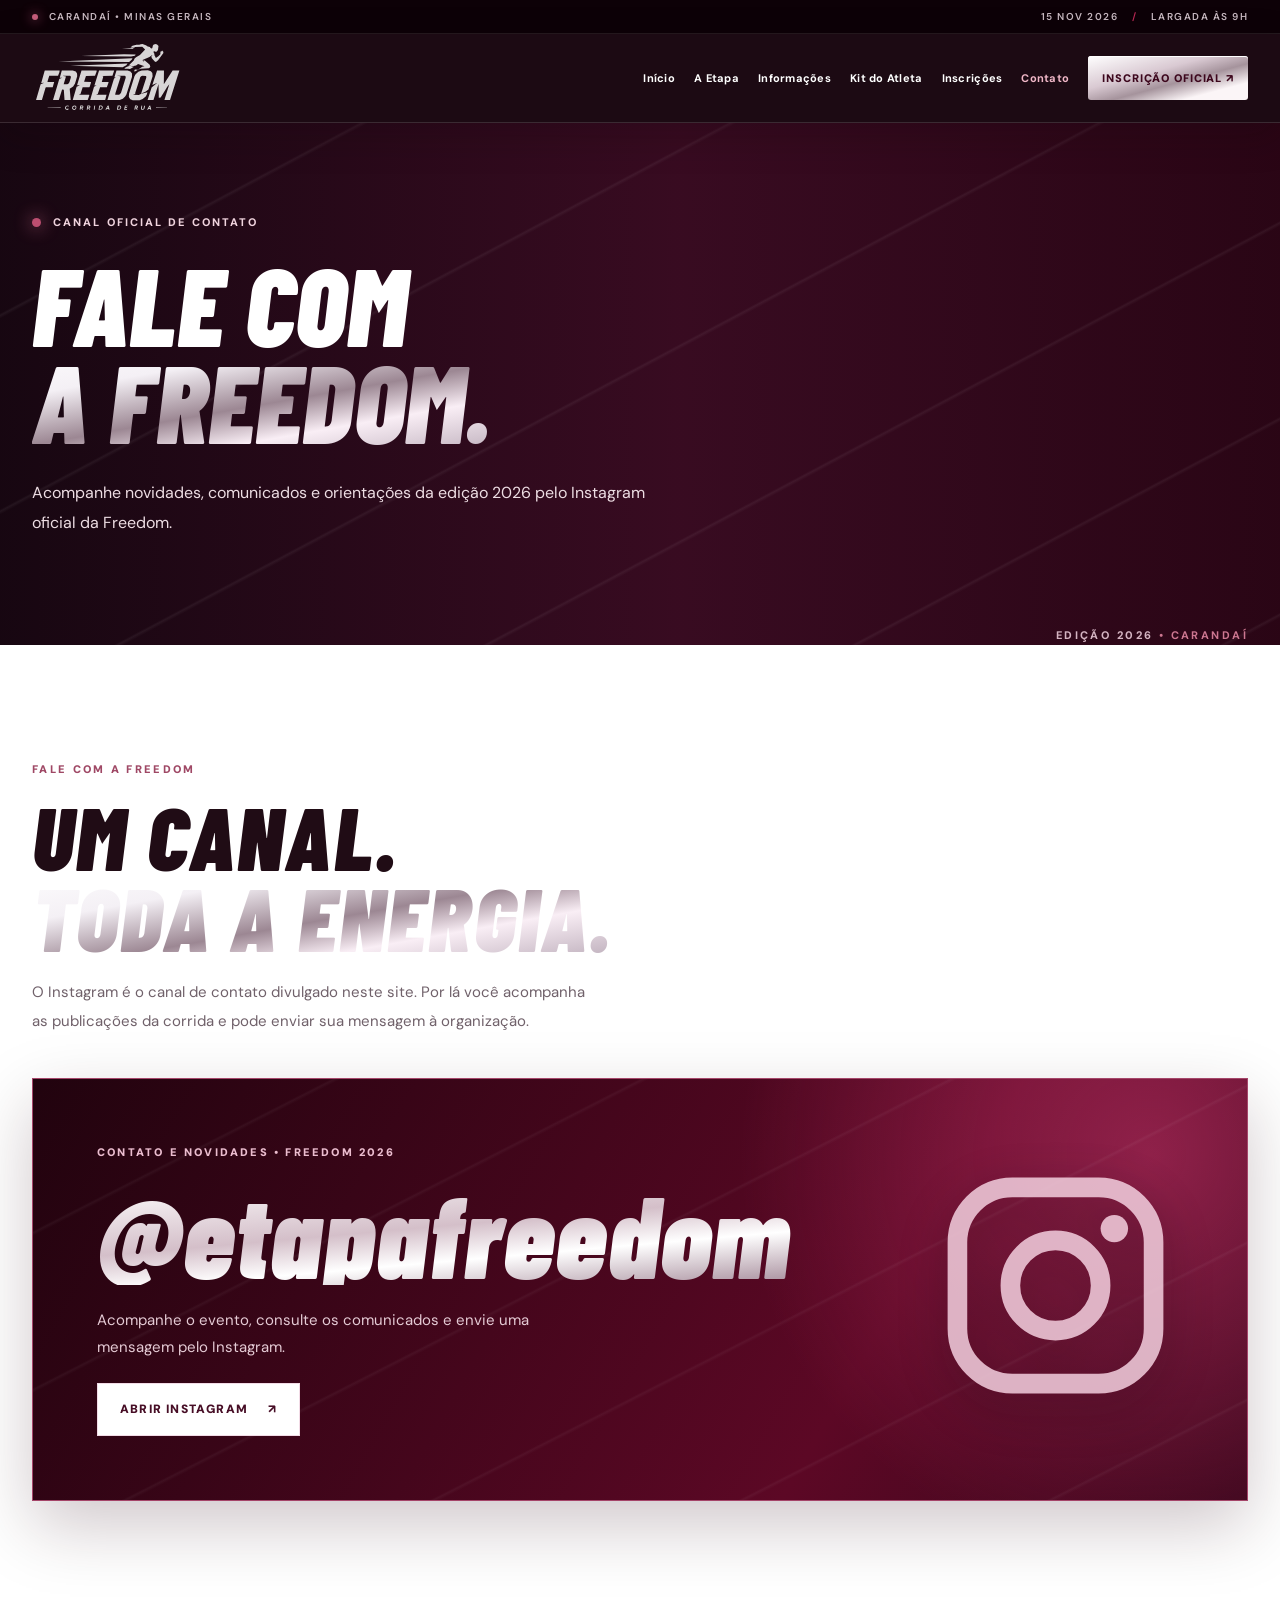
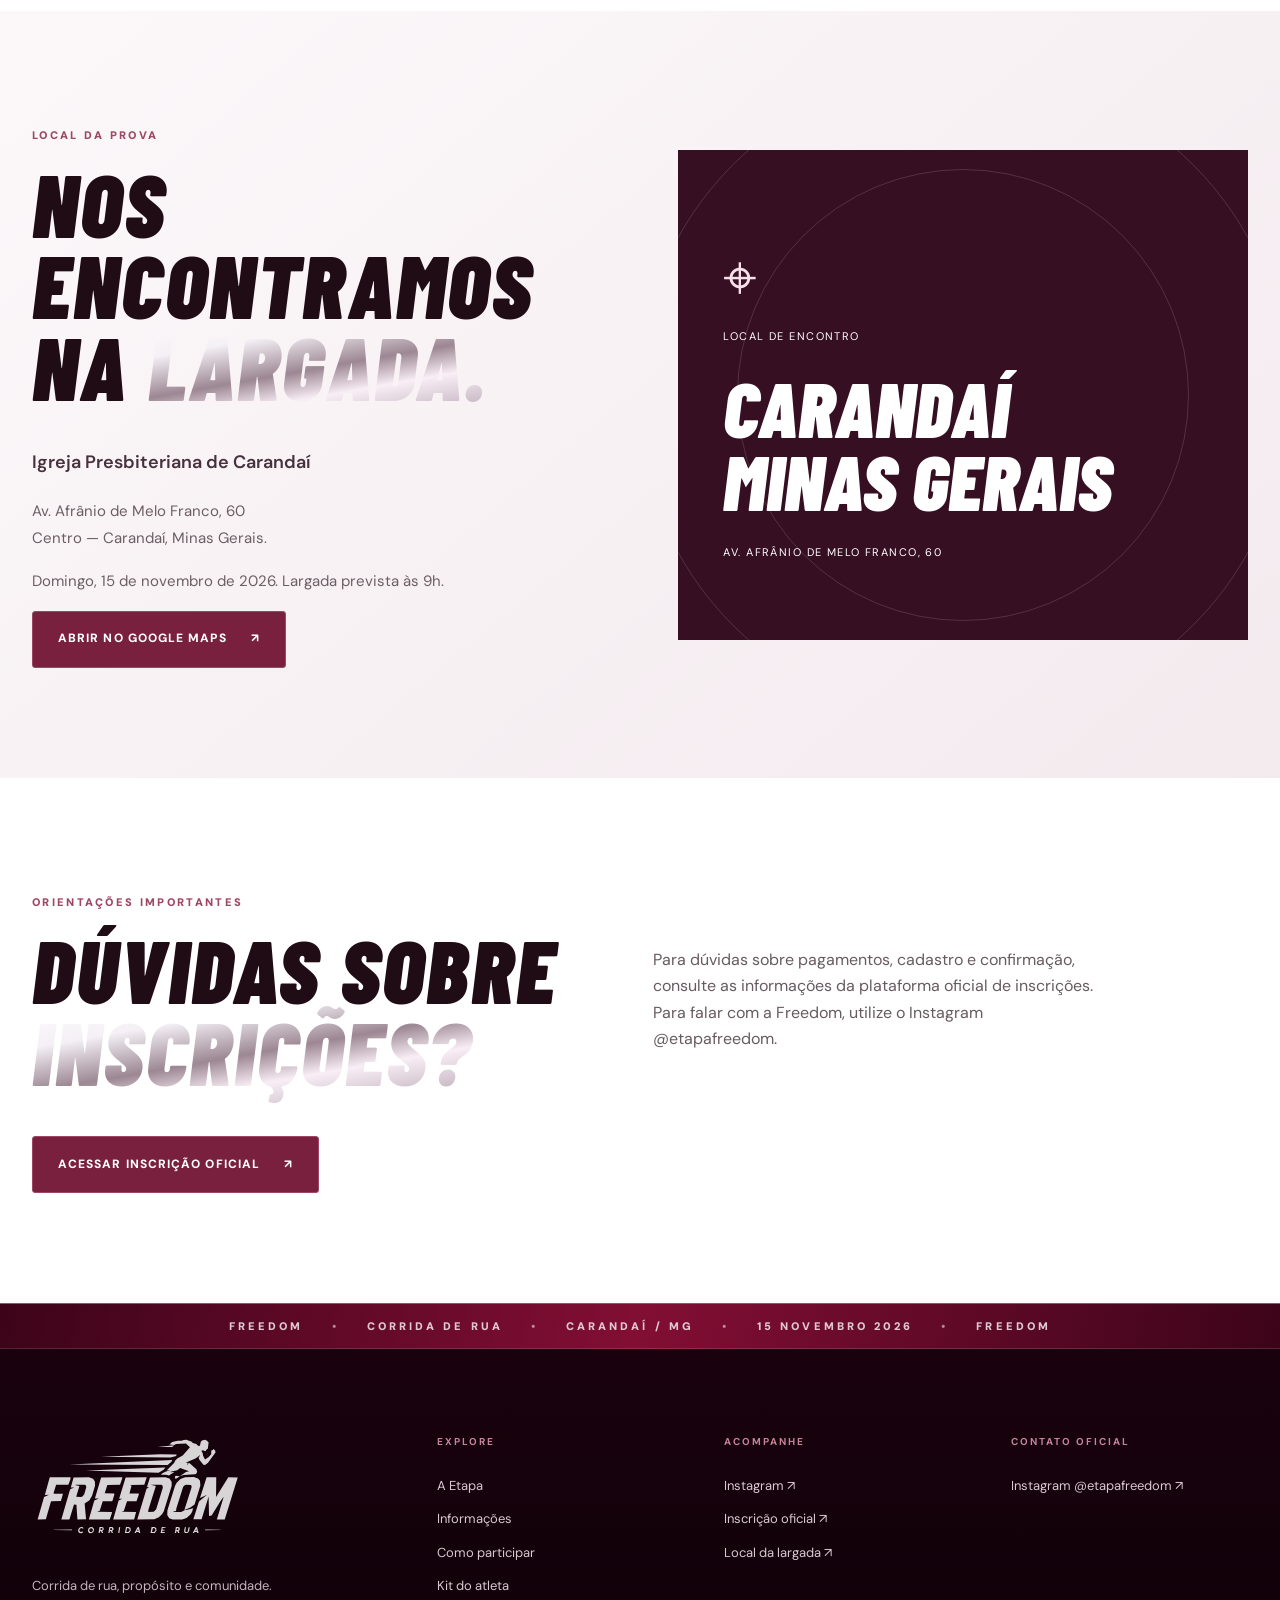
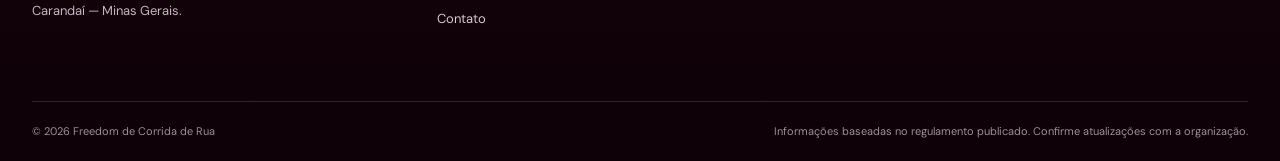
<file: contatos.html>
<!doctype html><html lang="pt-BR"><head><meta charset="utf-8"><meta name="viewport" content="width=device-width, initial-scale=1"><meta name="theme-color" content="#160910"><meta name="description" content="Contato da Freedom 2026 pelo Instagram oficial @etapafreedom. Confira também o local da largada."><meta property="og:type" content="website"><meta property="og:title" content="Contato | Freedom 2026"><meta property="og:description" content="Contato da Freedom 2026 pelo Instagram oficial @etapafreedom. Confira também o local da largada."><meta property="og:image" content="https://images.unsplash.com/photo-1461896836934-ffe607ba8211?auto=format&amp;fit=crop&amp;w=1600&amp;q=85"><title>Contato | Freedom 2026</title><link rel="preconnect" href="https://fonts.googleapis.com"><link rel="preconnect" href="https://fonts.gstatic.com" crossorigin><link rel="icon" type="image/svg+xml" href="assets/logo-freedom-oficial-sem-sombra.svg"><link rel="stylesheet" href="style.css?v=logo-oficial-sem-sombra-20261022"></head><body><a class="skip-link" href="#conteudo">Pular para conteúdo</a>
<div class="topbar"><div class="wrap topbar-inner"><span><span class="pulse"></span> CARANDAÍ • MINAS GERAIS</span><span>15 NOV 2026 <span class="topbar-sep">/</span> LARGADA ÀS 9H</span></div></div>
<header class="site-header" id="inicio"><div class="wrap nav-container">
<a class="brand" href="index.html" aria-label="Freedom Corrida de Rua, ir para o início"><img class="freedom-logo freedom-logo-header" src="assets/logo-freedom-oficial-sem-sombra.svg" alt="Freedom Corrida de Rua" width="1070" height="535" decoding="async"></a>
<button type="button" class="menu-toggle" aria-controls="main-nav" aria-expanded="false"><span></span><span></span><span></span><span class="sr-only">Abrir menu</span></button>
<nav class="nav" id="main-nav" aria-label="Navegação principal">
<a href="index.html" >Início</a><a href="sobre.html" >A Etapa</a><a href="informacoes.html" >Informações</a><a href="kit.html">Kit do Atleta</a><a href="inscricoes.html" >Inscrições</a><a href="contatos.html" aria-current="page">Contato</a>
<a class="nav-primary" href="https://inscricaodecorrida.com.br/evento/freedom-de-corrida-de-rua-2026" target="_blank" rel="noopener noreferrer">INSCRIÇÃO OFICIAL <span aria-hidden="true">↗</span></a></nav>
</div></header><main id="conteudo">
<section class="subhero subhero-contact"><div class="wrap subhero-inner"><div class="eyebrow eyebrow-light"><i></i>CANAL OFICIAL DE CONTATO</div><h1>FALE COM<br><em>A FREEDOM.</em></h1><p>Acompanhe novidades, comunicados e orientações da edição 2026 pelo Instagram oficial da Freedom.</p><div class="subhero-index">EDIÇÃO 2026 <b>• CARANDAÍ</b></div></div></section>
<section class="section section-white freedom-instagram-section"><div class="wrap">
<div class="section-heading"><div><span class="kicker">FALE COM A FREEDOM</span><h2>UM CANAL.<br><em>TODA A ENERGIA.</em></h2><p>O Instagram é o canal de contato divulgado neste site. Por lá você acompanha as publicações da corrida e pode enviar sua mensagem à organização.</p></div></div>
<a class="instagram-contact-card" href="https://www.instagram.com/etapafreedom/" target="_blank" rel="noopener noreferrer" aria-label="Abrir Instagram oficial da Freedom, arroba etapafreedom">
<span class="instagram-contact-left">
<span class="instagram-contact-overline">CONTATO E NOVIDADES • FREEDOM 2026</span>
<span class="instagram-contact-name">@etapafreedom</span>
<span class="instagram-contact-desc">Acompanhe o evento, consulte os comunicados e envie uma mensagem pelo Instagram.</span>
<span class="instagram-contact-action">ABRIR INSTAGRAM <span aria-hidden="true">↗</span></span>
</span>
<span class="instagram-contact-art" aria-hidden="true"><svg viewBox="0 0 130 130" fill="none" xmlns="http://www.w3.org/2000/svg"><rect x="15" y="15" width="100" height="100" rx="28" stroke="currentColor" stroke-width="10"/><circle cx="65" cy="65" r="23" stroke="currentColor" stroke-width="10"/><circle cx="95" cy="36" r="7" fill="currentColor"/></svg></span>
</a></div></section>
<section class="section section-cream"><div class="wrap split-section"><div><div class="section-heading"><div><span class="kicker">LOCAL DA PROVA</span><h2>NOS ENCONTRAMOS<br>NA <em>LARGADA.</em></h2></div></div><p class="lead">Igreja Presbiteriana de Carandaí</p><p>Av. Afrânio de Melo Franco, 60<br>Centro — Carandaí, Minas Gerais.</p><p>Domingo, 15 de novembro de 2026. Largada prevista às 9h.</p><a class="button button-primary" href="https://www.google.com/maps/search/?api=1&query=Avenida+Afranio+de+Melo+Franco+60+Carandai+MG" target="_blank" rel="noopener noreferrer">ABRIR NO GOOGLE MAPS <span aria-hidden="true">↗</span></a></div><div class="location-panel"><div class="location-circle" aria-hidden="true">⌖</div><span>LOCAL DE ENCONTRO</span><strong>CARANDAÍ<br>MINAS GERAIS</strong><small>AV. AFRÂNIO DE MELO FRANCO, 60</small></div></div></section>
<section class="section section-white"><div class="wrap contact-help"><div><span class="kicker">ORIENTAÇÕES IMPORTANTES</span><h2>DÚVIDAS SOBRE<br><em>INSCRIÇÕES?</em></h2></div><p>Para dúvidas sobre pagamentos, cadastro e confirmação, consulte as informações da plataforma oficial de inscrições. Para falar com a Freedom, utilize o Instagram @etapafreedom.</p><a class="button button-primary" href="https://inscricaodecorrida.com.br/evento/freedom-de-corrida-de-rua-2026" target="_blank" rel="noopener noreferrer">ACESSAR INSCRIÇÃO OFICIAL <span aria-hidden="true">↗</span></a></div></section>
<div class="official-stripe" aria-hidden="true"><span>FREEDOM</span><span>•</span><span>CORRIDA DE RUA</span><span>•</span><span>CARANDAÍ / MG</span><span>•</span><span>15 NOVEMBRO 2026</span><span>•</span><span>FREEDOM</span></div></main><footer class="footer"><div class="wrap"><div class="footer-top"><div><a class="footer-logo" href="index.html" aria-label="Freedom Corrida de Rua, ir para o início"><img class="freedom-logo freedom-logo-footer" src="assets/logo-freedom-oficial-sem-sombra.svg" alt="Freedom Corrida de Rua" width="1070" height="535" loading="lazy" decoding="async"></a><p>Corrida de rua, propósito e comunidade.<br>Carandaí — Minas Gerais.</p></div><div class="footer-column"><strong>EXPLORE</strong><a href="sobre.html">A Etapa</a><a href="informacoes.html">Informações</a><a href="inscricoes.html">Como participar</a><a href="kit.html">Kit do atleta</a><a href="contatos.html">Contato</a></div><div class="footer-column"><strong>ACOMPANHE</strong><a href="https://www.instagram.com/etapafreedom/" target="_blank" rel="noopener noreferrer">Instagram ↗</a><a href="https://inscricaodecorrida.com.br/evento/freedom-de-corrida-de-rua-2026" target="_blank" rel="noopener noreferrer">Inscrição oficial ↗</a><a href="https://www.google.com/maps/search/?api=1&query=Avenida+Afranio+de+Melo+Franco+60+Carandai+MG" target="_blank" rel="noopener noreferrer">Local da largada ↗</a></div><div class="footer-column"><strong>CONTATO OFICIAL</strong><a href="https://www.instagram.com/etapafreedom/" target="_blank" rel="noopener noreferrer">Instagram @etapafreedom ↗</a></div></div><div class="footer-bottom"><span>© 2026 Freedom de Corrida de Rua</span><span>Informações baseadas no regulamento publicado. Confirme atualizações com a organização.</span></div></div></footer>
<button class="back-to-top" type="button" aria-label="Voltar ao topo">↑</button><script defer src="script.js?v=freedom-identidade-2026-v2"></script></body></html>
</file>
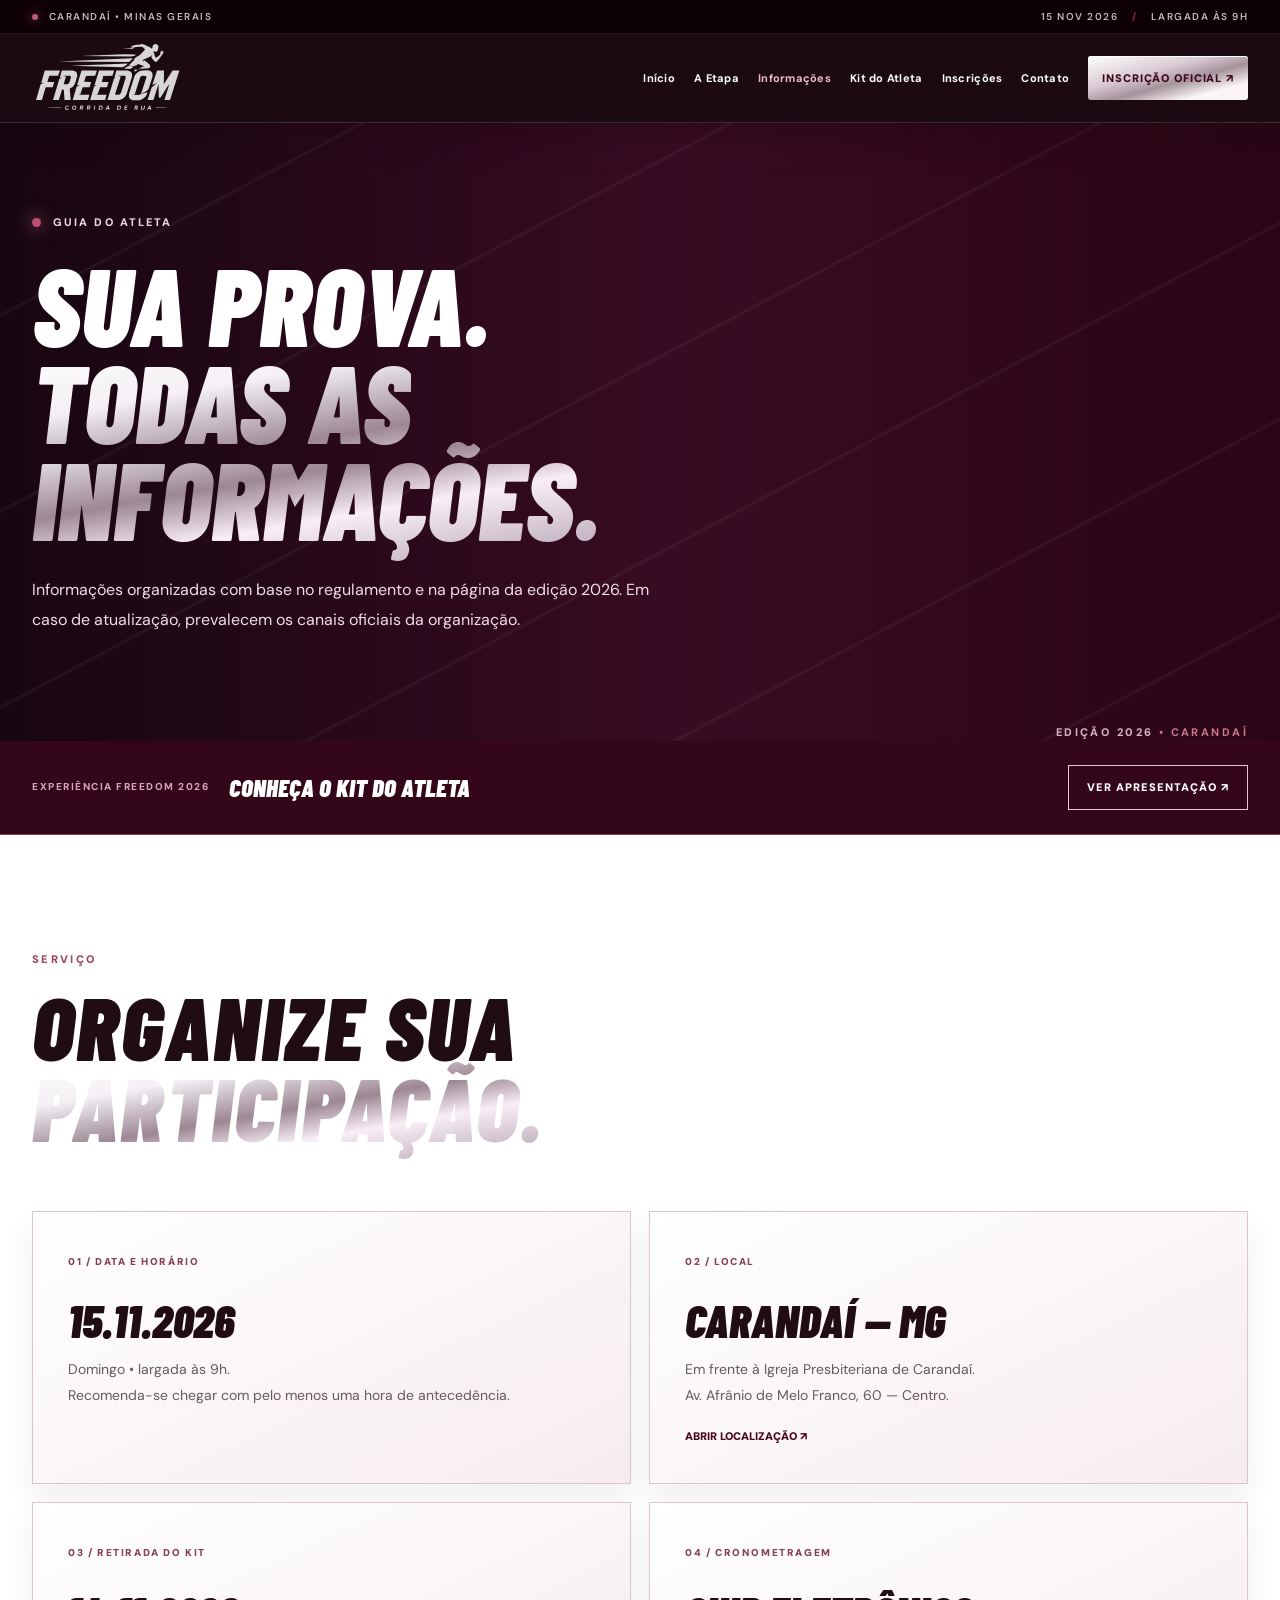
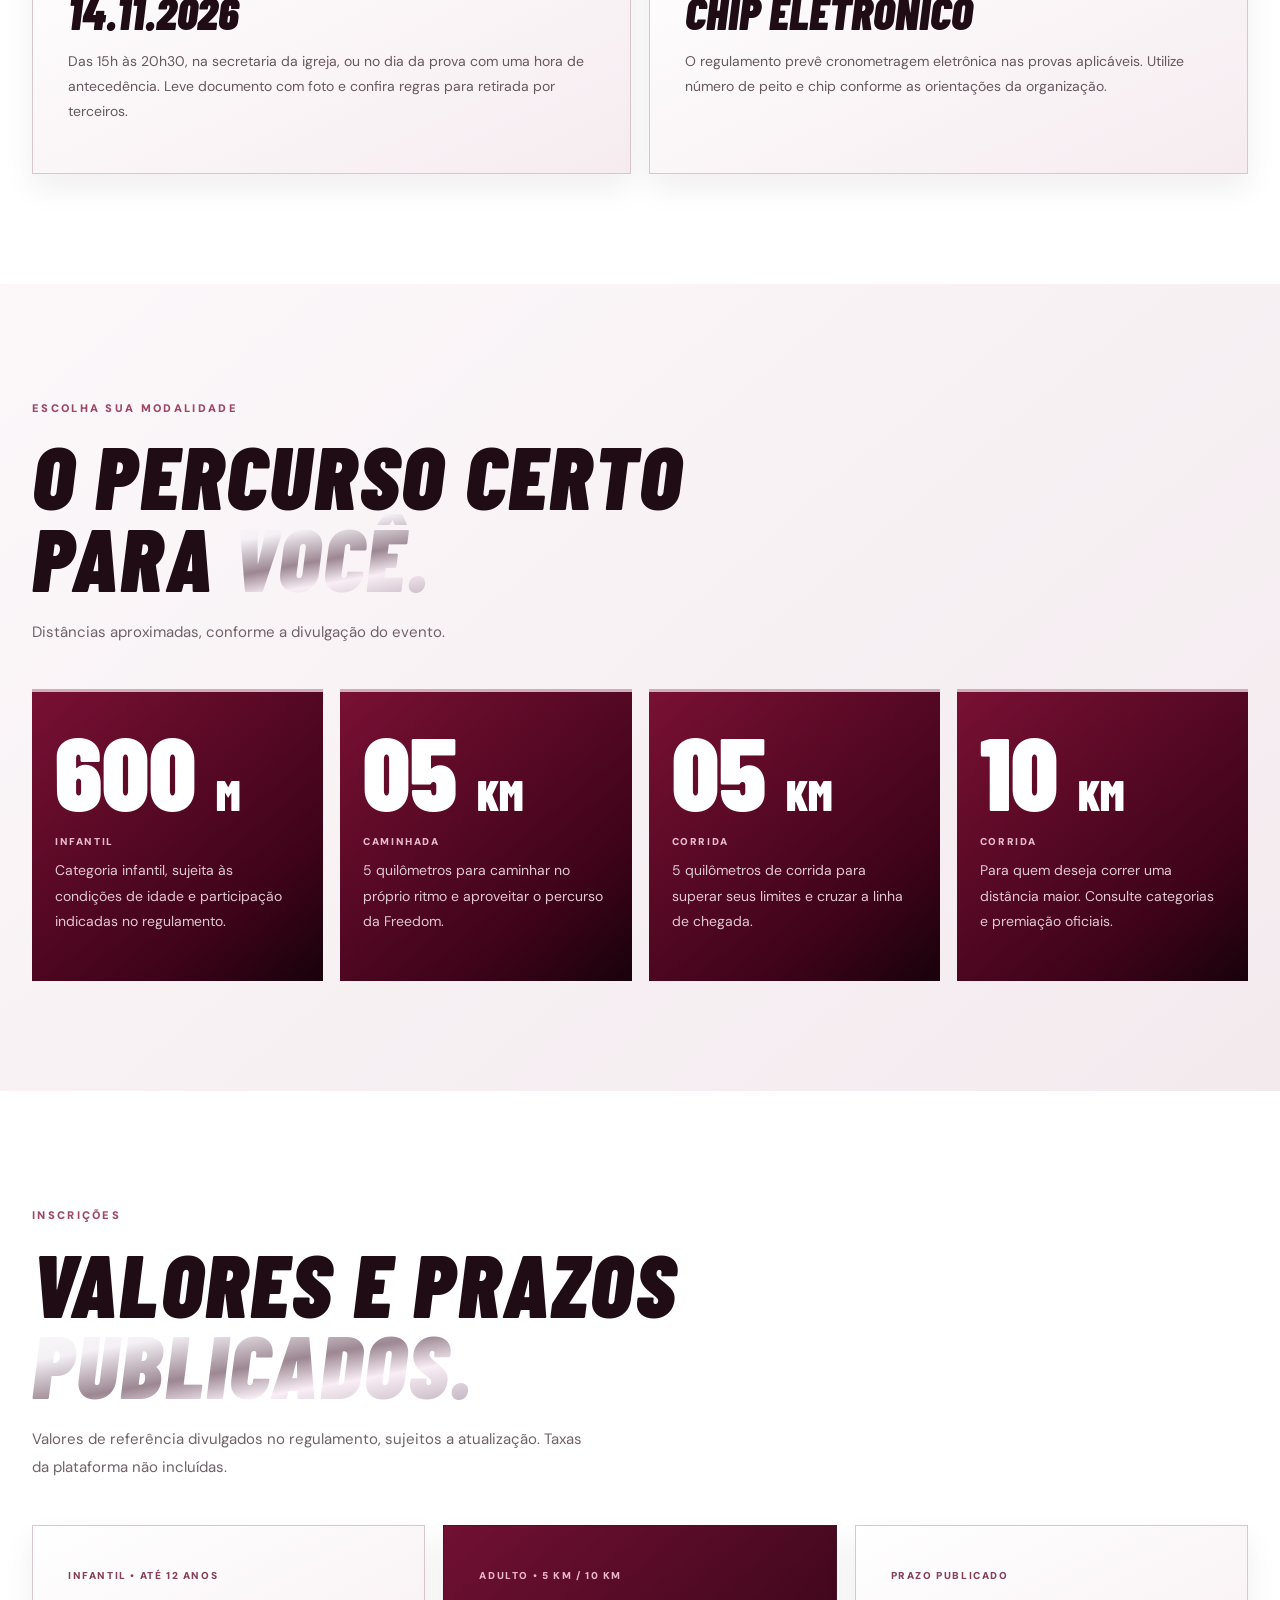
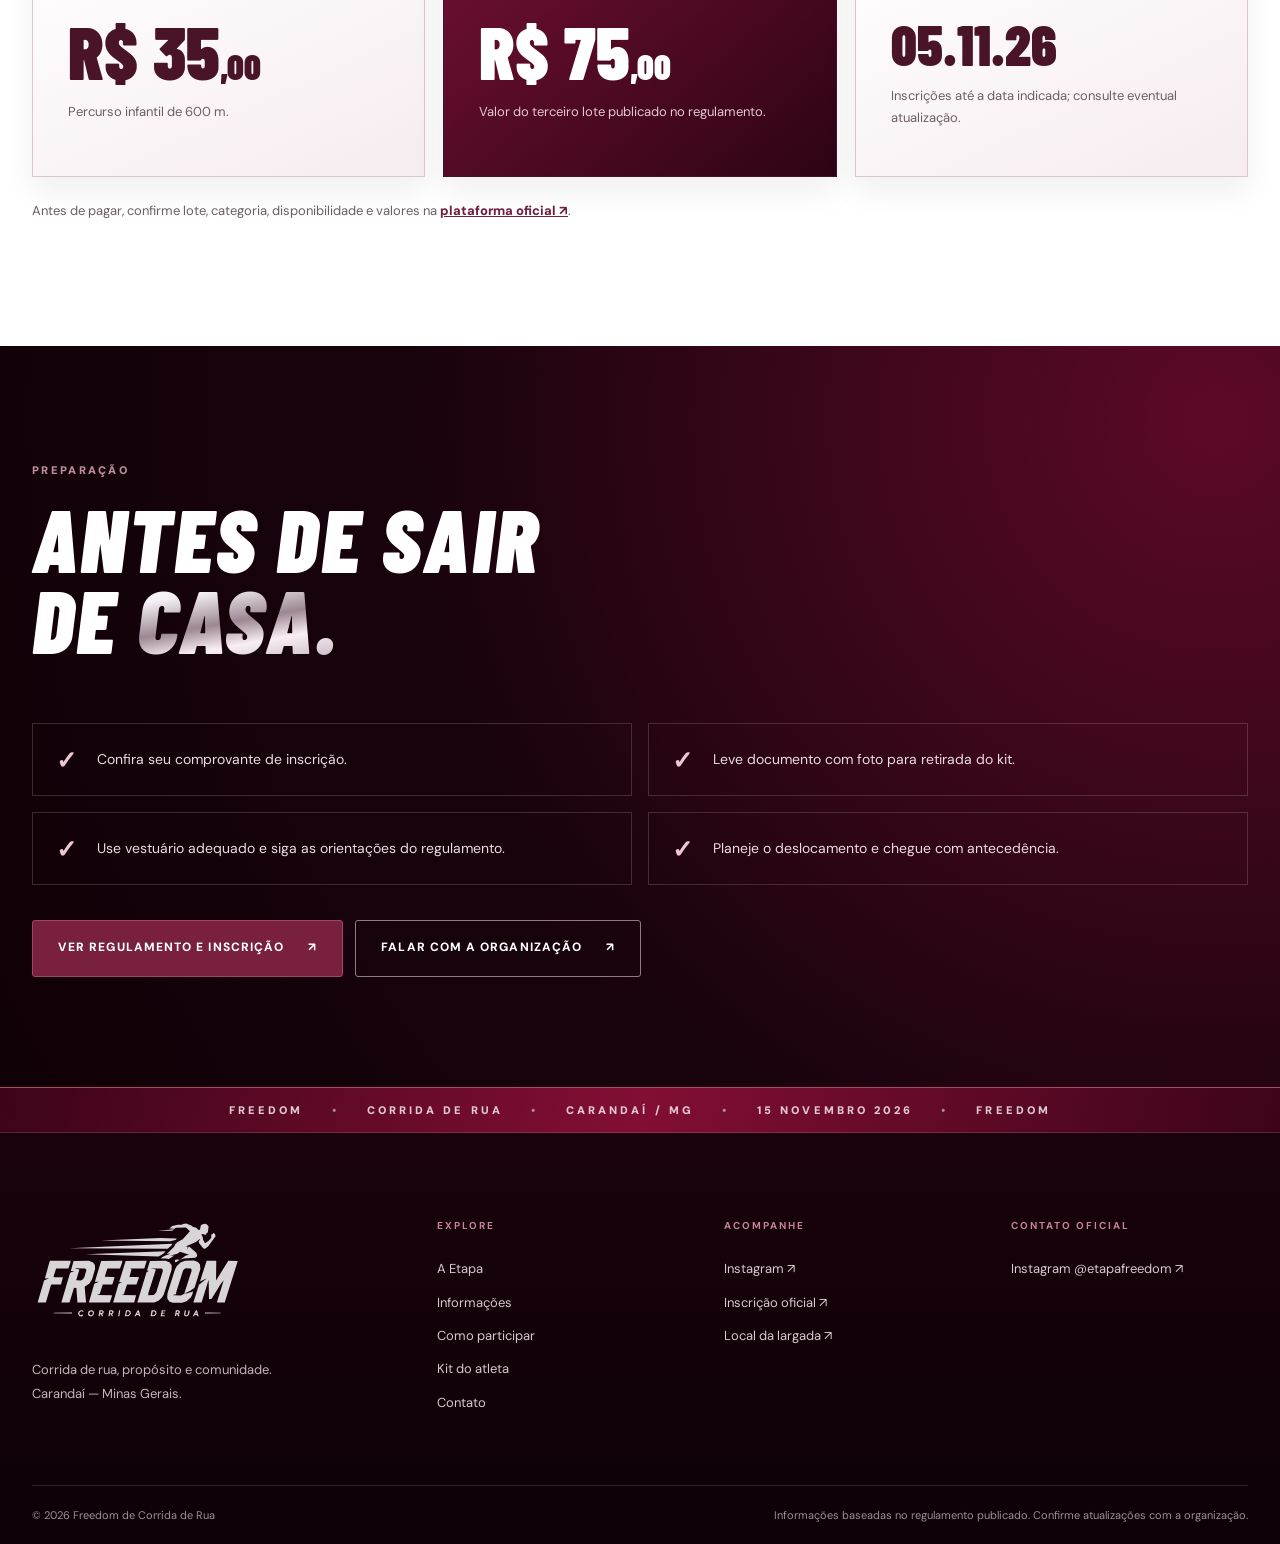
<file: informacoes.html>
<!doctype html><html lang="pt-BR"><head><meta charset="utf-8"><meta name="viewport" content="width=device-width, initial-scale=1"><meta name="theme-color" content="#160910"><meta name="description" content="Data, local, modalidades, retirada do kit, orientações e valores publicados para a Freedom 2026."><meta property="og:type" content="website"><meta property="og:title" content="Informações | Freedom 2026"><meta property="og:description" content="Data, local, modalidades, retirada do kit, orientações e valores publicados para a Freedom 2026."><meta property="og:image" content="https://images.unsplash.com/photo-1461896836934-ffe607ba8211?auto=format&amp;fit=crop&amp;w=1600&amp;q=85"><title>Informações | Freedom 2026</title><link rel="preconnect" href="https://fonts.googleapis.com"><link rel="preconnect" href="https://fonts.gstatic.com" crossorigin><link rel="icon" type="image/svg+xml" href="assets/logo-freedom-oficial-sem-sombra.svg"><link rel="stylesheet" href="style.css?v=modalidades-separadas-20261022"></head><body><a class="skip-link" href="#conteudo">Pular para conteúdo</a>
<div class="topbar"><div class="wrap topbar-inner"><span><span class="pulse"></span> CARANDAÍ • MINAS GERAIS</span><span>15 NOV 2026 <span class="topbar-sep">/</span> LARGADA ÀS 9H</span></div></div>
<header class="site-header" id="inicio"><div class="wrap nav-container">
<a class="brand" href="index.html" aria-label="Freedom Corrida de Rua, ir para o início"><img class="freedom-logo freedom-logo-header" src="assets/logo-freedom-oficial-sem-sombra.svg" alt="Freedom Corrida de Rua" width="1070" height="535" decoding="async"></a>
<button type="button" class="menu-toggle" aria-controls="main-nav" aria-expanded="false"><span></span><span></span><span></span><span class="sr-only">Abrir menu</span></button>
<nav class="nav" id="main-nav" aria-label="Navegação principal">
<a href="index.html" >Início</a><a href="sobre.html" >A Etapa</a><a href="informacoes.html" aria-current="page">Informações</a><a href="kit.html">Kit do Atleta</a><a href="inscricoes.html" >Inscrições</a><a href="contatos.html" >Contato</a>
<a class="nav-primary" href="https://inscricaodecorrida.com.br/evento/freedom-de-corrida-de-rua-2026" target="_blank" rel="noopener noreferrer">INSCRIÇÃO OFICIAL <span aria-hidden="true">↗</span></a></nav>
</div></header><main id="conteudo">
<section class="subhero subhero-info"><div class="wrap subhero-inner"><div class="eyebrow eyebrow-light"><i></i>GUIA DO ATLETA</div><h1>SUA PROVA.<br><em>TODAS AS INFORMAÇÕES.</em></h1><p>Informações organizadas com base no regulamento e na página da edição 2026. Em caso de atualização, prevalecem os canais oficiais da organização.</p><div class="subhero-index">EDIÇÃO 2026 <b>• CARANDAÍ</b></div></div></section>
<section class="kit-inline-cta"><div class="wrap"><div><span>EXPERIÊNCIA FREEDOM 2026</span><strong>CONHEÇA O KIT DO ATLETA</strong></div><a href="kit.html">VER APRESENTAÇÃO ↗</a></div></section><section class="section section-white"><div class="wrap"><div class="section-heading"><div><span class="kicker">SERVIÇO</span><h2>ORGANIZE SUA<br><em>PARTICIPAÇÃO.</em></h2></div></div><div class="info-grid">
<article class="info-tile"><span>01 / DATA E HORÁRIO</span><h3>15.11.2026</h3><p>Domingo • largada às 9h.<br>Recomenda-se chegar com pelo menos uma hora de antecedência.</p></article>
<article class="info-tile"><span>02 / LOCAL</span><h3>CARANDAÍ — MG</h3><p>Em frente à Igreja Presbiteriana de Carandaí.<br>Av. Afrânio de Melo Franco, 60 — Centro.</p><a href="https://www.google.com/maps/search/?api=1&query=Avenida+Afranio+de+Melo+Franco+60+Carandai+MG" target="_blank" rel="noopener noreferrer">ABRIR LOCALIZAÇÃO ↗</a></article>
<article class="info-tile"><span>03 / RETIRADA DO KIT</span><h3>14.11.2026</h3><p>Das 15h às 20h30, na secretaria da igreja, ou no dia da prova com uma hora de antecedência. Leve documento com foto e confira regras para retirada por terceiros.</p></article>
<article class="info-tile"><span>04 / CRONOMETRAGEM</span><h3>CHIP ELETRÔNICO</h3><p>O regulamento prevê cronometragem eletrônica nas provas aplicáveis. Utilize número de peito e chip conforme as orientações da organização.</p></article></div></div></section>
<section class="section section-cream" id="percursos"><div class="wrap"><div class="section-heading"><div><span class="kicker">ESCOLHA SUA MODALIDADE</span><h2>O PERCURSO CERTO<br>PARA <em>VOCÊ.</em></h2><p>Distâncias aproximadas, conforme a divulgação do evento.</p></div></div><div class="modality-grid"><article class="modality-card"><strong>600 <small>M</small></strong><span>INFANTIL</span><p>Categoria infantil, sujeita às condições de idade e participação indicadas no regulamento.</p></article><article class="modality-card"><strong>05 <small>KM</small></strong><span>CAMINHADA</span><p>5 quilômetros para caminhar no próprio ritmo e aproveitar o percurso da Freedom.</p></article><article class="modality-card"><strong>05 <small>KM</small></strong><span>CORRIDA</span><p>5 quilômetros de corrida para superar seus limites e cruzar a linha de chegada.</p></article><article class="modality-card"><strong>10 <small>KM</small></strong><span>CORRIDA</span><p>Para quem deseja correr uma distância maior. Consulte categorias e premiação oficiais.</p></article></div></div></section>
<section class="section section-white"><div class="wrap"><div class="section-heading"><div><span class="kicker">INSCRIÇÕES</span><h2>VALORES E PRAZOS<br><em>PUBLICADOS.</em></h2><p>Valores de referência divulgados no regulamento, sujeitos a atualização. Taxas da plataforma não incluídas.</p></div></div><div class="prices-grid"><div class="price-tile"><span>INFANTIL • ATÉ 12 ANOS</span><div>R$ 35<small>,00</small></div><p>Percurso infantil de 600 m.</p></div><div class="price-tile featured-price"><span>ADULTO • 5 KM / 10 KM</span><div>R$ 75<small>,00</small></div><p>Valor do terceiro lote publicado no regulamento.</p></div><div class="price-tile"><span>PRAZO PUBLICADO</span><div class="price-date">05.11.26</div><p>Inscrições até a data indicada; consulte eventual atualização.</p></div></div><p class="disclaimer">Antes de pagar, confirme lote, categoria, disponibilidade e valores na <a href="https://inscricaodecorrida.com.br/evento/freedom-de-corrida-de-rua-2026" target="_blank" rel="noopener noreferrer">plataforma oficial ↗</a>.</p></div></section>
<section class="section section-dark"><div class="wrap"><div class="section-heading section-heading-dark"><div><span class="kicker kicker-light">PREPARAÇÃO</span><h2>ANTES DE SAIR<br>DE <em>CASA.</em></h2></div></div><div class="check-grid"><div><span>✓</span><p>Confira seu comprovante de inscrição.</p></div><div><span>✓</span><p>Leve documento com foto para retirada do kit.</p></div><div><span>✓</span><p>Use vestuário adequado e siga as orientações do regulamento.</p></div><div><span>✓</span><p>Planeje o deslocamento e chegue com antecedência.</p></div></div><div class="button-row"><a class="button button-primary" href="https://inscricaodecorrida.com.br/evento/freedom-de-corrida-de-rua-2026" target="_blank" rel="noopener noreferrer">VER REGULAMENTO E INSCRIÇÃO <span aria-hidden="true">↗</span></a><a class="button button-outline" href="contatos.html" >FALAR COM A ORGANIZAÇÃO <span aria-hidden="true">↗</span></a></div></div></section>
<div class="official-stripe" aria-hidden="true"><span>FREEDOM</span><span>•</span><span>CORRIDA DE RUA</span><span>•</span><span>CARANDAÍ / MG</span><span>•</span><span>15 NOVEMBRO 2026</span><span>•</span><span>FREEDOM</span></div></main><footer class="footer"><div class="wrap"><div class="footer-top"><div><a class="footer-logo" href="index.html" aria-label="Freedom Corrida de Rua, ir para o início"><img class="freedom-logo freedom-logo-footer" src="assets/logo-freedom-oficial-sem-sombra.svg" alt="Freedom Corrida de Rua" width="1070" height="535" loading="lazy" decoding="async"></a><p>Corrida de rua, propósito e comunidade.<br>Carandaí — Minas Gerais.</p></div><div class="footer-column"><strong>EXPLORE</strong><a href="sobre.html">A Etapa</a><a href="informacoes.html">Informações</a><a href="inscricoes.html">Como participar</a><a href="kit.html">Kit do atleta</a><a href="contatos.html">Contato</a></div><div class="footer-column"><strong>ACOMPANHE</strong><a href="https://www.instagram.com/etapafreedom/" target="_blank" rel="noopener noreferrer">Instagram ↗</a><a href="https://inscricaodecorrida.com.br/evento/freedom-de-corrida-de-rua-2026" target="_blank" rel="noopener noreferrer">Inscrição oficial ↗</a><a href="https://www.google.com/maps/search/?api=1&query=Avenida+Afranio+de+Melo+Franco+60+Carandai+MG" target="_blank" rel="noopener noreferrer">Local da largada ↗</a></div><div class="footer-column"><strong>CONTATO OFICIAL</strong><a href="https://www.instagram.com/etapafreedom/" target="_blank" rel="noopener noreferrer">Instagram @etapafreedom ↗</a></div></div><div class="footer-bottom"><span>© 2026 Freedom de Corrida de Rua</span><span>Informações baseadas no regulamento publicado. Confirme atualizações com a organização.</span></div></div></footer>
<button class="back-to-top" type="button" aria-label="Voltar ao topo">↑</button><script defer src="script.js?v=freedom-identidade-2026-v2"></script></body></html>
</file>
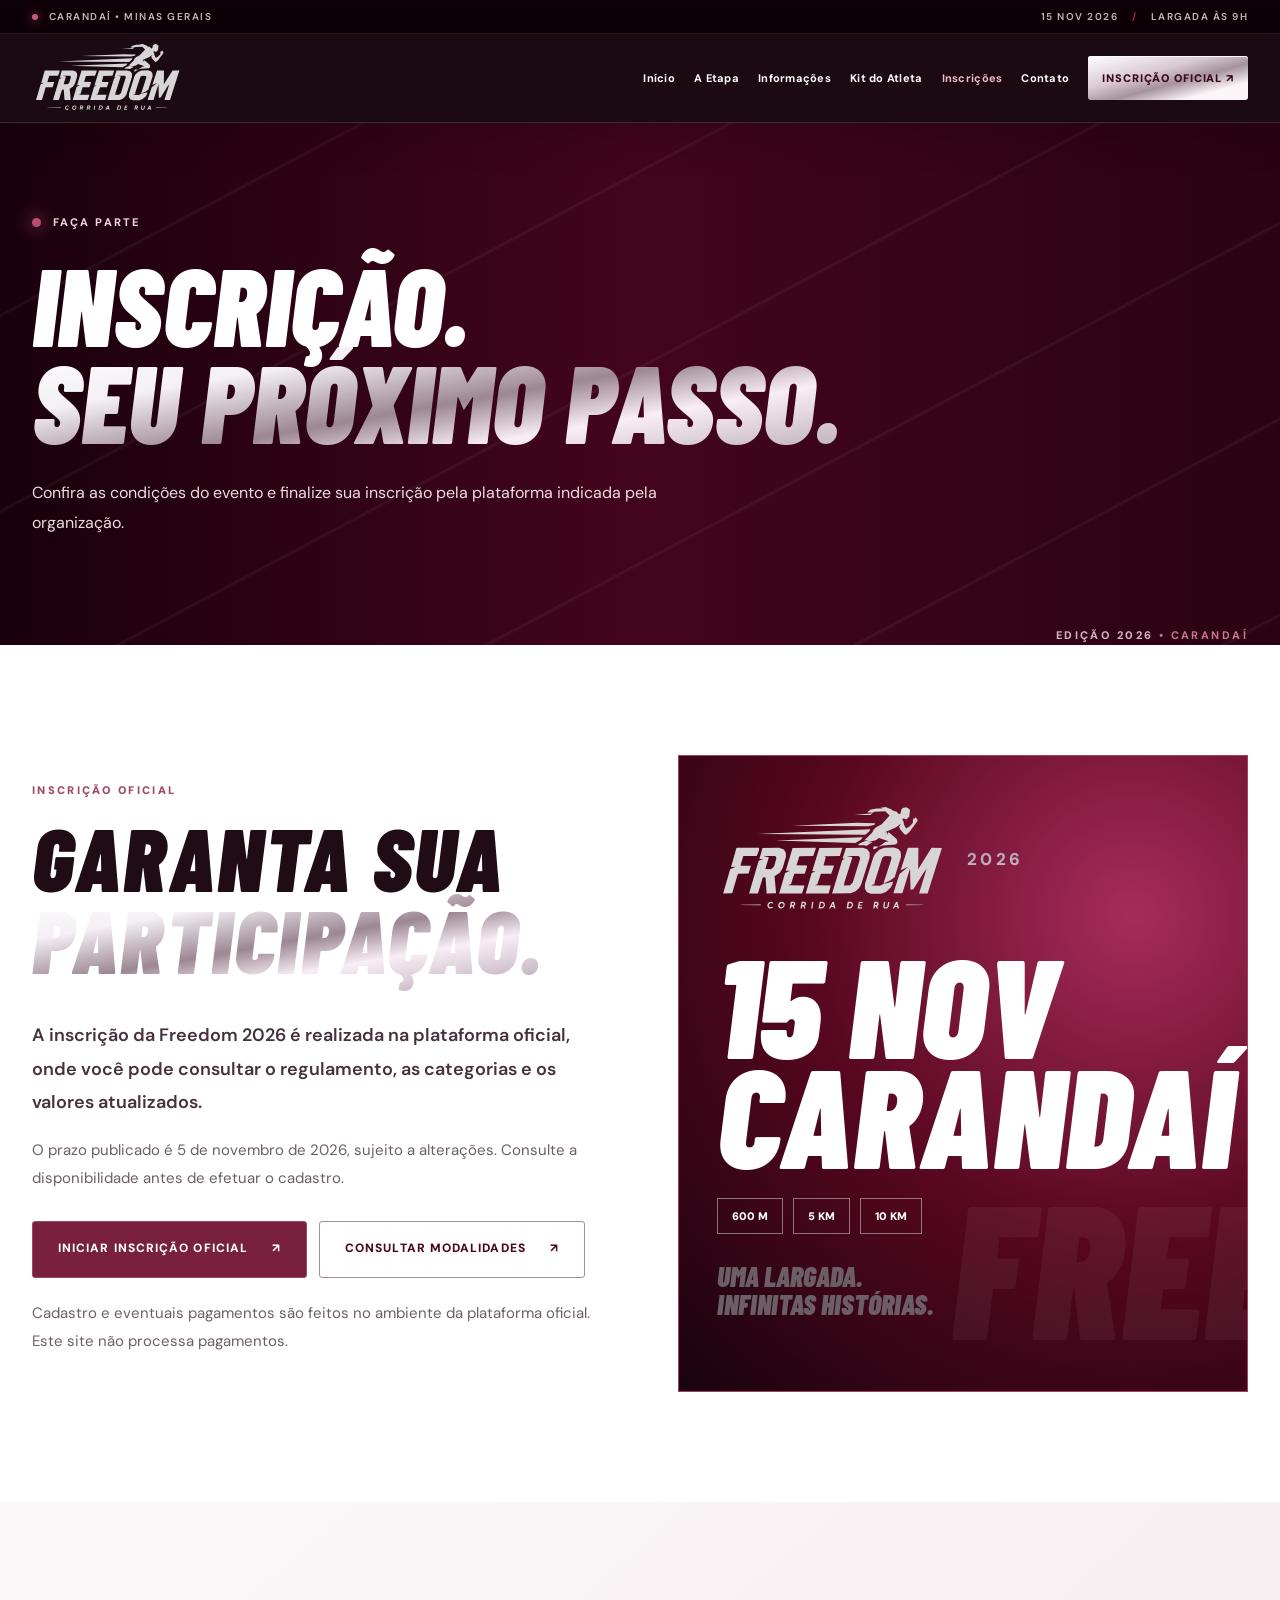
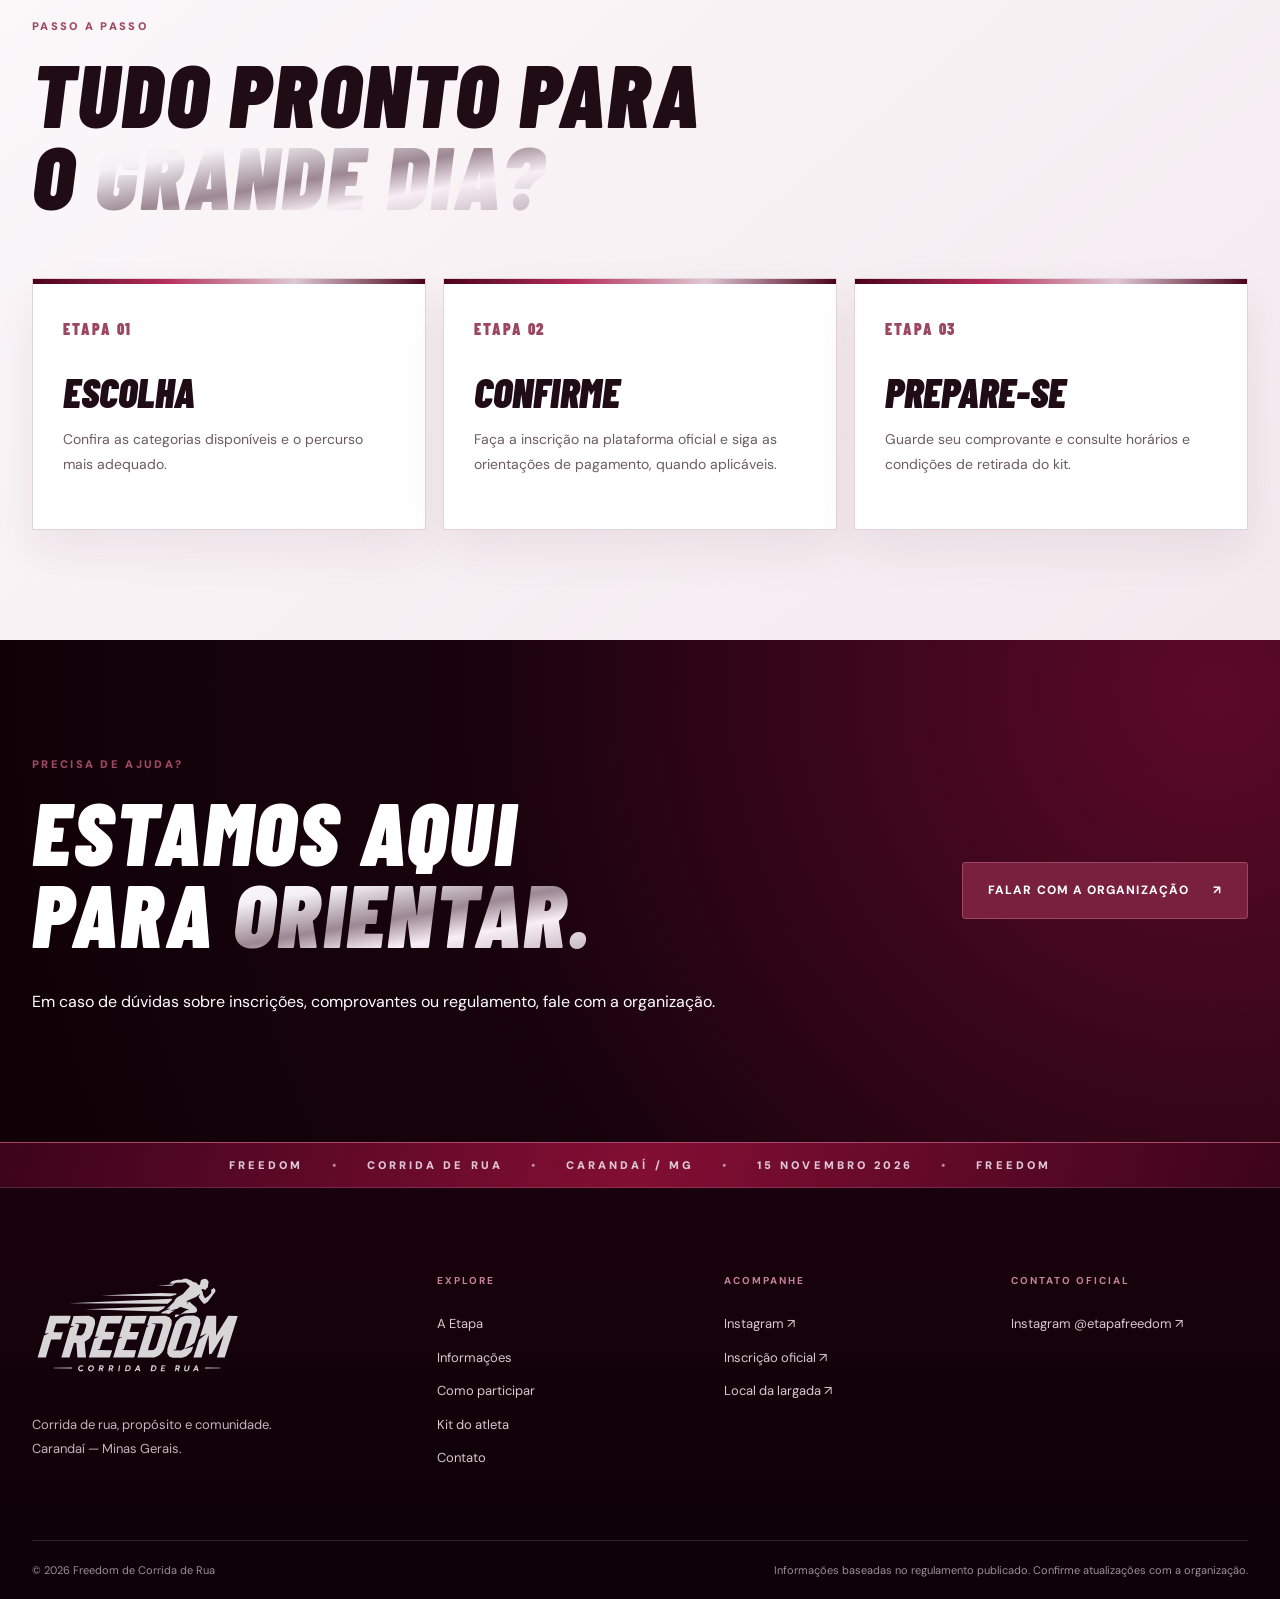
<file: inscricoes.html>
<!doctype html><html lang="pt-BR"><head><meta charset="utf-8"><meta name="viewport" content="width=device-width, initial-scale=1"><meta name="theme-color" content="#160910"><meta name="description" content="Acesse a plataforma oficial de inscrição para a Freedom de Corrida de Rua 2026 em Carandaí."><meta property="og:type" content="website"><meta property="og:title" content="Inscrições | Freedom 2026"><meta property="og:description" content="Acesse a plataforma oficial de inscrição para a Freedom de Corrida de Rua 2026 em Carandaí."><meta property="og:image" content="https://images.unsplash.com/photo-1461896836934-ffe607ba8211?auto=format&amp;fit=crop&amp;w=1600&amp;q=85"><title>Inscrições | Freedom 2026</title><link rel="preconnect" href="https://fonts.googleapis.com"><link rel="preconnect" href="https://fonts.gstatic.com" crossorigin><link rel="icon" type="image/svg+xml" href="assets/logo-freedom-oficial-sem-sombra.svg"><link rel="stylesheet" href="style.css?v=logo-oficial-sem-sombra-20261022"></head><body><a class="skip-link" href="#conteudo">Pular para conteúdo</a>
<div class="topbar"><div class="wrap topbar-inner"><span><span class="pulse"></span> CARANDAÍ • MINAS GERAIS</span><span>15 NOV 2026 <span class="topbar-sep">/</span> LARGADA ÀS 9H</span></div></div>
<header class="site-header" id="inicio"><div class="wrap nav-container">
<a class="brand" href="index.html" aria-label="Freedom Corrida de Rua, ir para o início"><img class="freedom-logo freedom-logo-header" src="assets/logo-freedom-oficial-sem-sombra.svg" alt="Freedom Corrida de Rua" width="1070" height="535" decoding="async"></a>
<button type="button" class="menu-toggle" aria-controls="main-nav" aria-expanded="false"><span></span><span></span><span></span><span class="sr-only">Abrir menu</span></button>
<nav class="nav" id="main-nav" aria-label="Navegação principal">
<a href="index.html" >Início</a><a href="sobre.html" >A Etapa</a><a href="informacoes.html" >Informações</a><a href="kit.html">Kit do Atleta</a><a href="inscricoes.html" aria-current="page">Inscrições</a><a href="contatos.html" >Contato</a>
<a class="nav-primary" href="https://inscricaodecorrida.com.br/evento/freedom-de-corrida-de-rua-2026" target="_blank" rel="noopener noreferrer">INSCRIÇÃO OFICIAL <span aria-hidden="true">↗</span></a></nav>
</div></header><main id="conteudo">
<section class="subhero subhero-signup"><div class="wrap subhero-inner"><div class="eyebrow eyebrow-light"><i></i>FAÇA PARTE</div><h1>INSCRIÇÃO.<br><em>SEU PRÓXIMO PASSO.</em></h1><p>Confira as condições do evento e finalize sua inscrição pela plataforma indicada pela organização.</p><div class="subhero-index">EDIÇÃO 2026 <b>• CARANDAÍ</b></div></div></section>
<section class="section section-white"><div class="wrap split-section register-feature"><div><div class="section-heading"><div><span class="kicker">INSCRIÇÃO OFICIAL</span><h2>GARANTA SUA<br><em>PARTICIPAÇÃO.</em></h2></div></div><p class="lead">A inscrição da Freedom 2026 é realizada na plataforma oficial, onde você pode consultar o regulamento, as categorias e os valores atualizados.</p><p>O prazo publicado é 5 de novembro de 2026, sujeito a alterações. Consulte a disponibilidade antes de efetuar o cadastro.</p><div class="button-row"><a class="button button-primary" href="https://inscricaodecorrida.com.br/evento/freedom-de-corrida-de-rua-2026" target="_blank" rel="noopener noreferrer">INICIAR INSCRIÇÃO OFICIAL <span aria-hidden="true">↗</span></a><a class="button button-outline" href="informacoes.html#percursos" >CONSULTAR MODALIDADES <span aria-hidden="true">↗</span></a></div><p class="disclaimer">Cadastro e eventuais pagamentos são feitos no ambiente da plataforma oficial. Este site não processa pagamentos.</p></div><div class="registration-panel"><div class="registration-brand"><img src="assets/logo-freedom-oficial-sem-sombra.svg" alt="Freedom Corrida de Rua" width="1070" height="535"><span>2026</span></div><h3>15 NOV<br>CARANDAÍ</h3><div class="registration-panel-line"><span>600 M</span><span>5 KM</span><span>10 KM</span></div><p>UMA LARGADA.<br>INFINITAS HISTÓRIAS.</p></div></div></section>
<section class="section section-cream"><div class="wrap"><div class="section-heading"><div><span class="kicker">PASSO A PASSO</span><h2>TUDO PRONTO PARA<br>O <em>GRANDE DIA?</em></h2></div></div><div class="value-grid"><article class="value-card"><span>ETAPA 01</span><h3>ESCOLHA</h3><p>Confira as categorias disponíveis e o percurso mais adequado.</p></article><article class="value-card"><span>ETAPA 02</span><h3>CONFIRME</h3><p>Faça a inscrição na plataforma oficial e siga as orientações de pagamento, quando aplicáveis.</p></article><article class="value-card"><span>ETAPA 03</span><h3>PREPARE-SE</h3><p>Guarde seu comprovante e consulte horários e condições de retirada do kit.</p></article></div></div></section>
<section class="section section-dark"><div class="wrap compact-cta"><div><div class="section-heading"><div><span class="kicker">PRECISA DE AJUDA?</span><h2>ESTAMOS AQUI<br>PARA <em>ORIENTAR.</em></h2></div></div><p>Em caso de dúvidas sobre inscrições, comprovantes ou regulamento, fale com a organização.</p></div><a class="button button-primary" href="contatos.html" >FALAR COM A ORGANIZAÇÃO <span aria-hidden="true">↗</span></a></div></section>
<div class="official-stripe" aria-hidden="true"><span>FREEDOM</span><span>•</span><span>CORRIDA DE RUA</span><span>•</span><span>CARANDAÍ / MG</span><span>•</span><span>15 NOVEMBRO 2026</span><span>•</span><span>FREEDOM</span></div></main><footer class="footer"><div class="wrap"><div class="footer-top"><div><a class="footer-logo" href="index.html" aria-label="Freedom Corrida de Rua, ir para o início"><img class="freedom-logo freedom-logo-footer" src="assets/logo-freedom-oficial-sem-sombra.svg" alt="Freedom Corrida de Rua" width="1070" height="535" loading="lazy" decoding="async"></a><p>Corrida de rua, propósito e comunidade.<br>Carandaí — Minas Gerais.</p></div><div class="footer-column"><strong>EXPLORE</strong><a href="sobre.html">A Etapa</a><a href="informacoes.html">Informações</a><a href="inscricoes.html">Como participar</a><a href="kit.html">Kit do atleta</a><a href="contatos.html">Contato</a></div><div class="footer-column"><strong>ACOMPANHE</strong><a href="https://www.instagram.com/etapafreedom/" target="_blank" rel="noopener noreferrer">Instagram ↗</a><a href="https://inscricaodecorrida.com.br/evento/freedom-de-corrida-de-rua-2026" target="_blank" rel="noopener noreferrer">Inscrição oficial ↗</a><a href="https://www.google.com/maps/search/?api=1&query=Avenida+Afranio+de+Melo+Franco+60+Carandai+MG" target="_blank" rel="noopener noreferrer">Local da largada ↗</a></div><div class="footer-column"><strong>CONTATO OFICIAL</strong><a href="https://www.instagram.com/etapafreedom/" target="_blank" rel="noopener noreferrer">Instagram @etapafreedom ↗</a></div></div><div class="footer-bottom"><span>© 2026 Freedom de Corrida de Rua</span><span>Informações baseadas no regulamento publicado. Confirme atualizações com a organização.</span></div></div></footer>
<button class="back-to-top" type="button" aria-label="Voltar ao topo">↑</button><script defer src="script.js?v=freedom-identidade-2026-v2"></script></body></html>
</file>
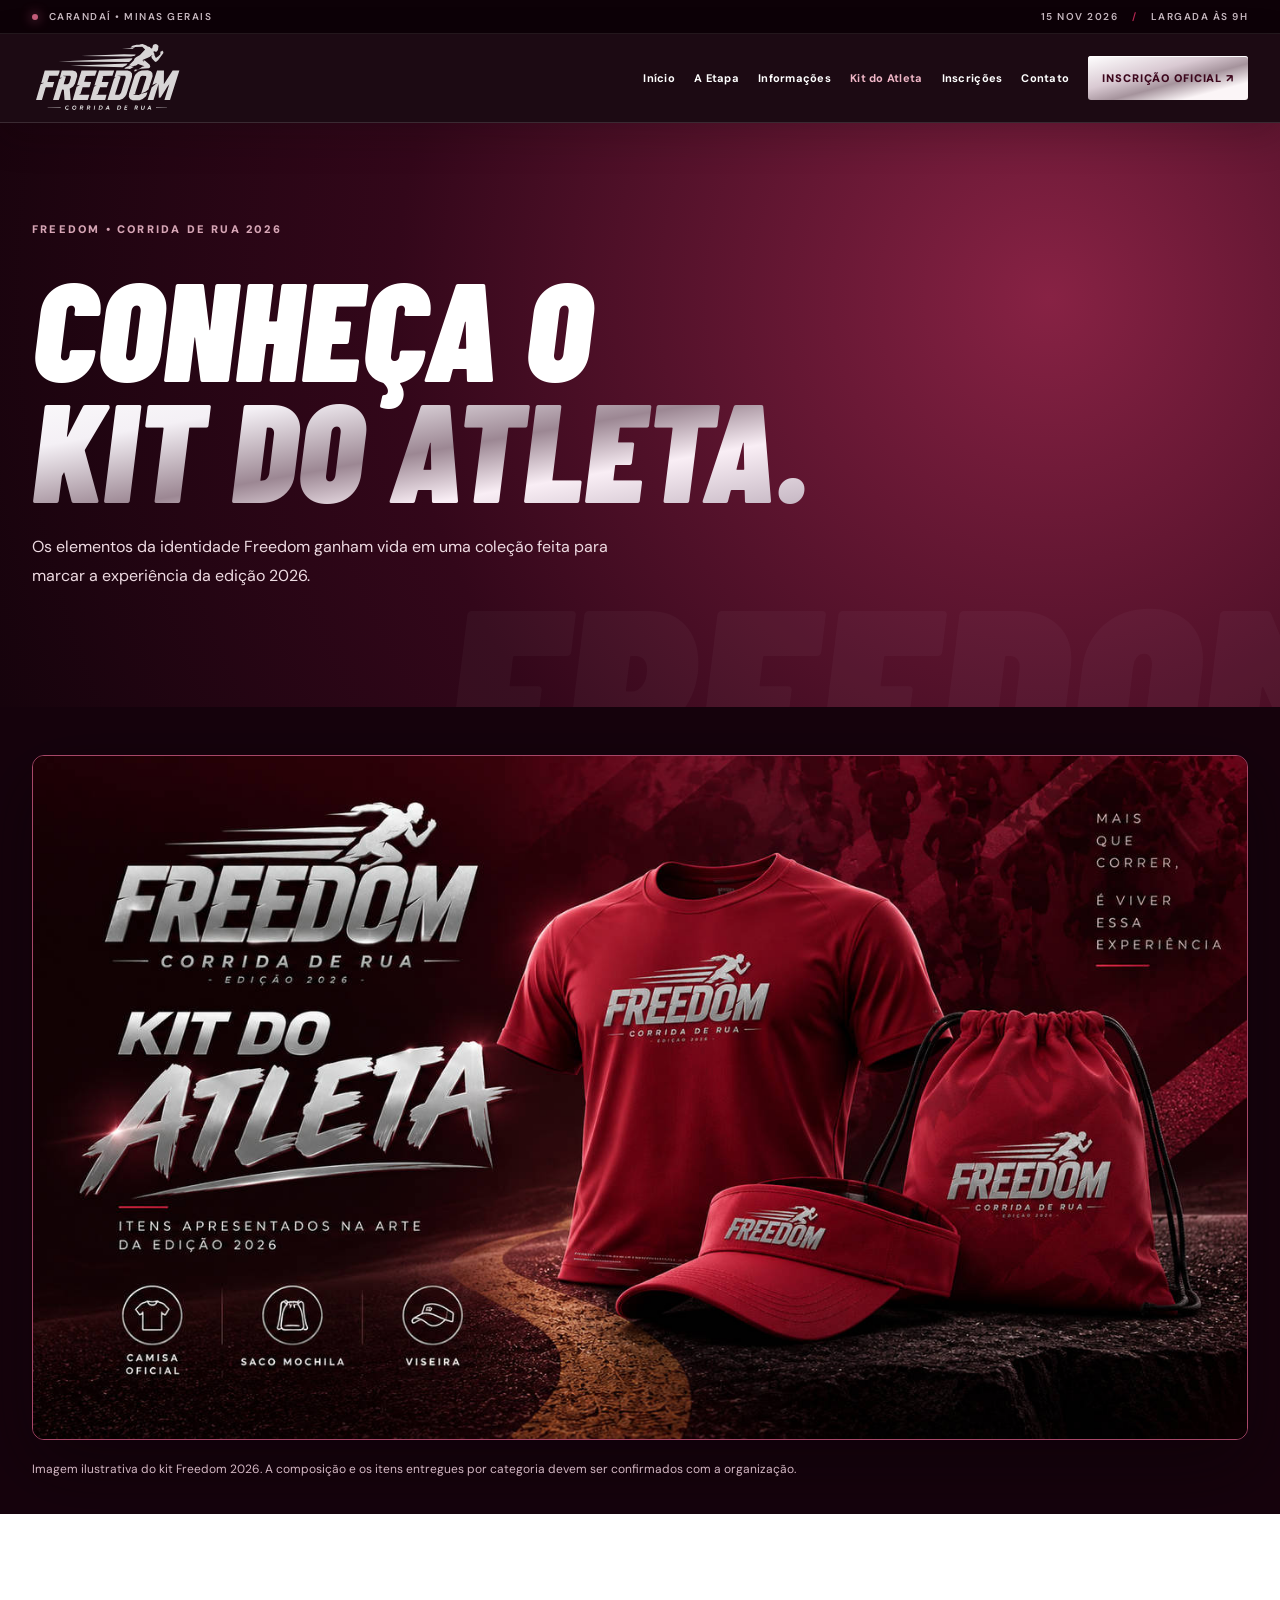
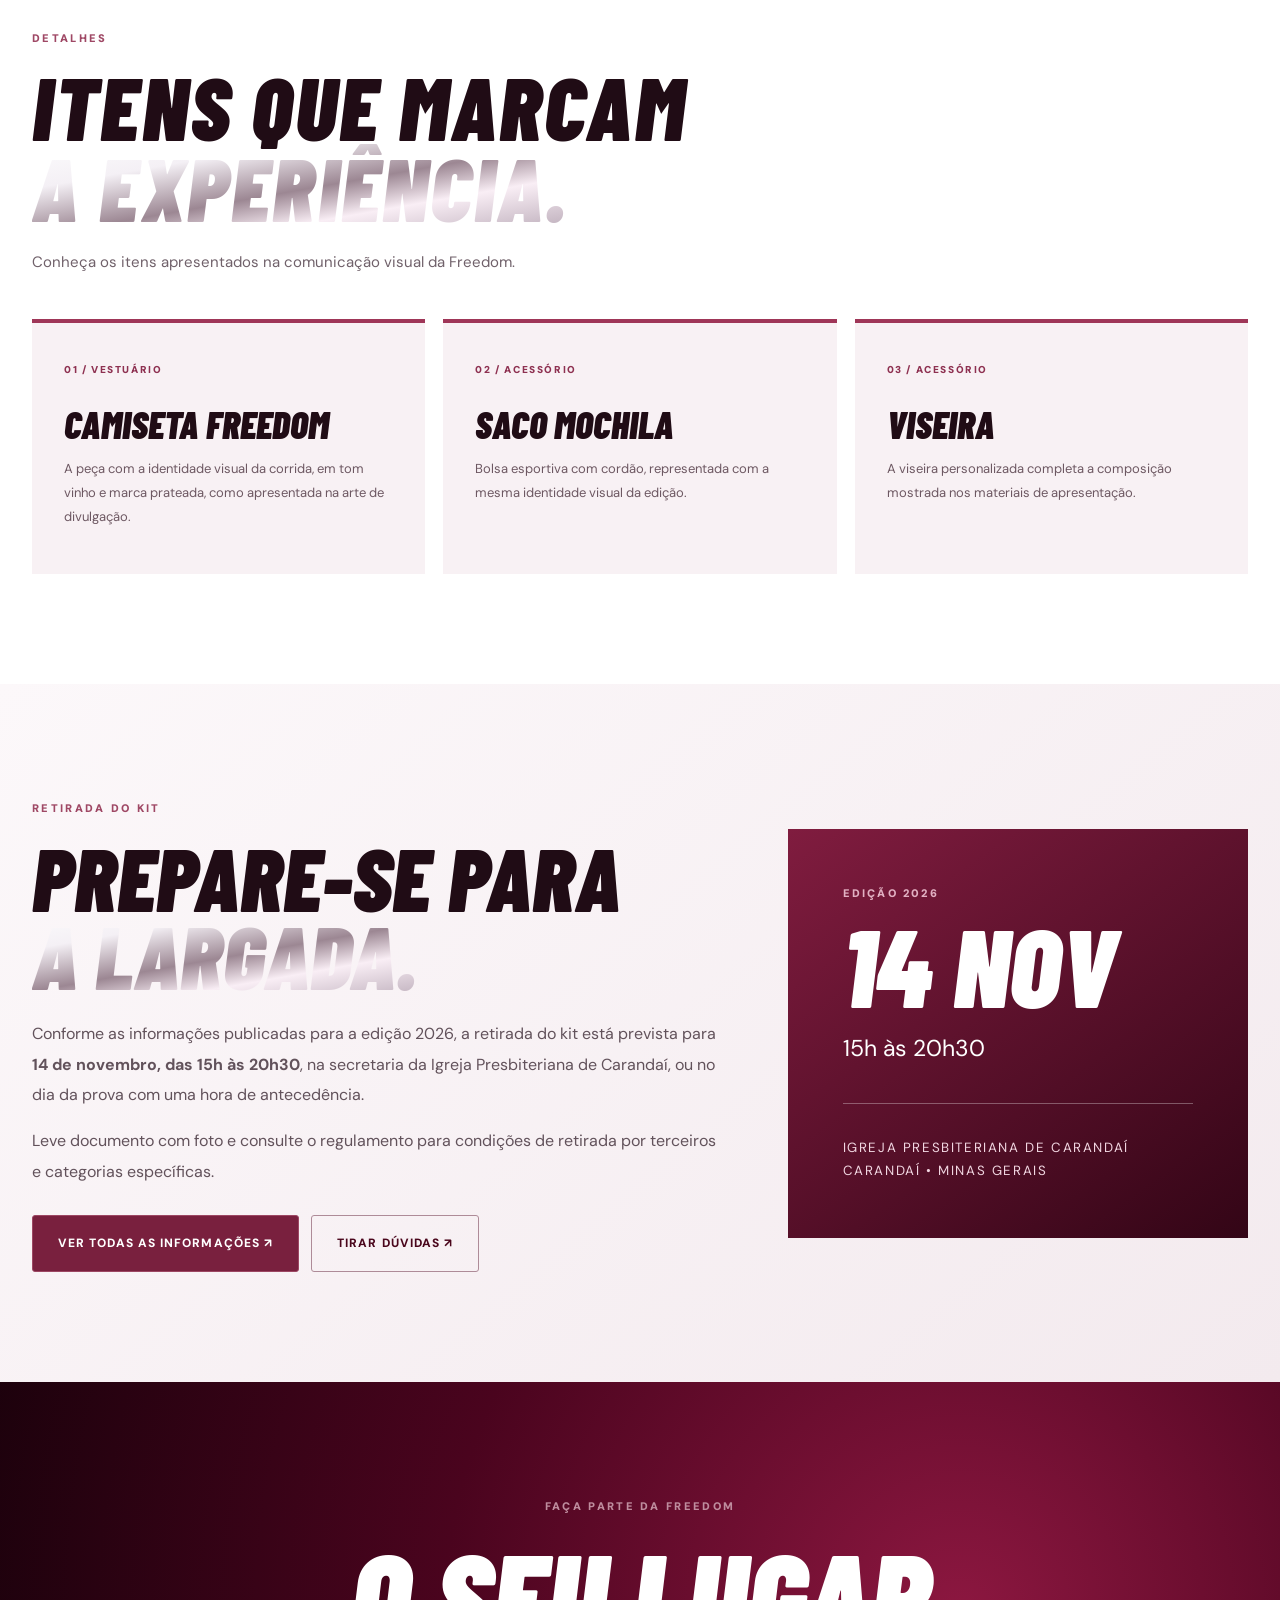
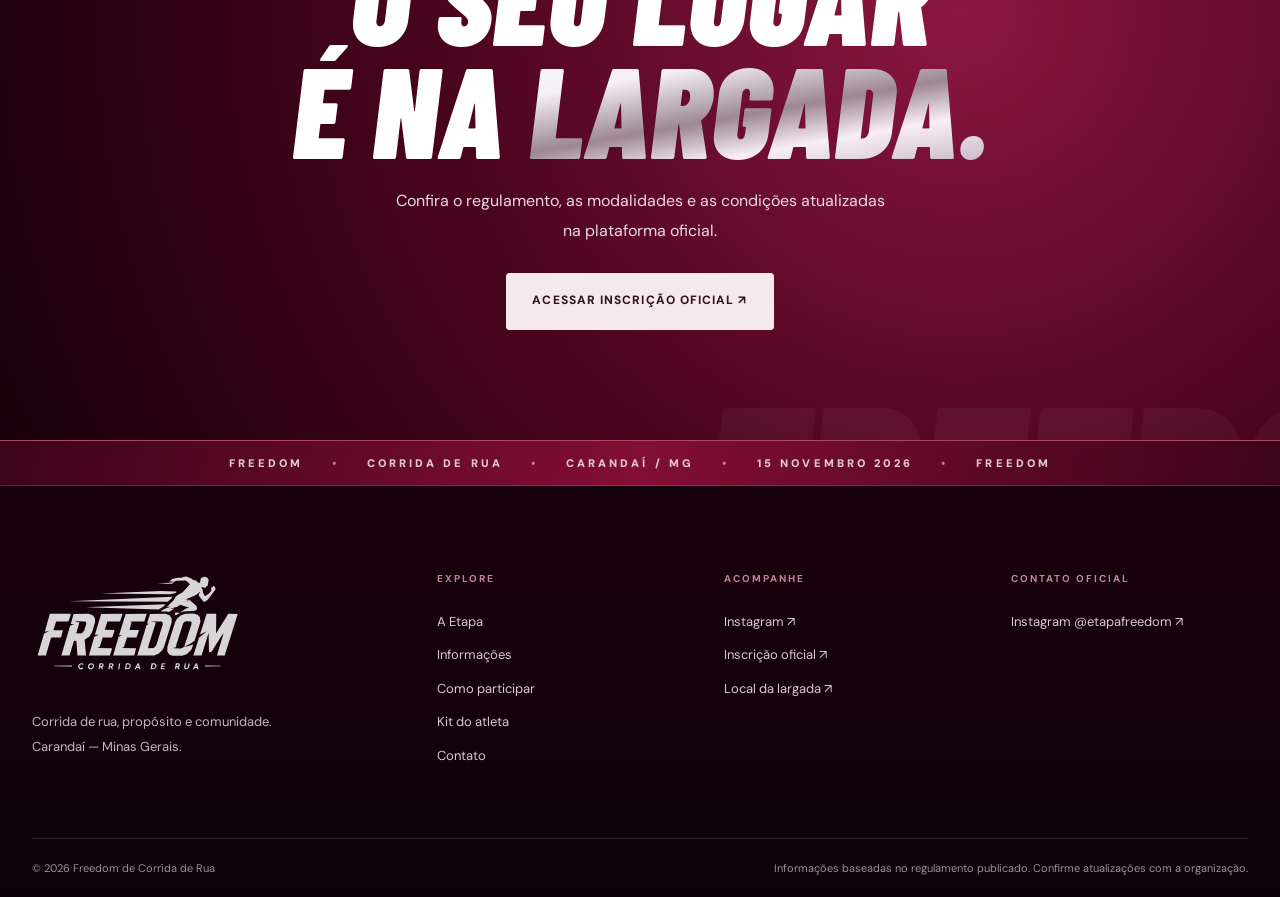
<file: kit.html>
<!doctype html><html lang="pt-BR"><head><meta charset="utf-8"><meta name="viewport" content="width=device-width, initial-scale=1"><meta name="theme-color" content="#160910"><meta name="description" content="Conheça os itens apresentados na arte do kit do atleta Freedom 2026, informações da retirada e canais oficiais."><meta property="og:title" content="Kit do Atleta | Freedom 2026"><title>Kit do Atleta | Freedom 2026</title><link rel="icon" type="image/svg+xml" href="assets/logo-freedom-oficial-sem-sombra.svg"><link rel="stylesheet" href="style.css?v=logo-oficial-sem-sombra-20261022"></head><body><a class="skip-link" href="#conteudo">Pular para conteúdo</a>
<div class="topbar"><div class="wrap topbar-inner"><span><span class="pulse"></span> CARANDAÍ • MINAS GERAIS</span><span>15 NOV 2026 <span class="topbar-sep">/</span> LARGADA ÀS 9H</span></div></div>
<header class="site-header" id="inicio"><div class="wrap nav-container">
<a class="brand" href="index.html" aria-label="Freedom Corrida de Rua, ir para o início"><img class="freedom-logo freedom-logo-header" src="assets/logo-freedom-oficial-sem-sombra.svg" alt="Freedom Corrida de Rua" width="1070" height="535" decoding="async"></a>
<button type="button" class="menu-toggle" aria-controls="main-nav" aria-expanded="false"><span></span><span></span><span></span><span class="sr-only">Abrir menu</span></button>
<nav class="nav" id="main-nav" aria-label="Navegação principal">
<a href="index.html">Início</a><a href="sobre.html" >A Etapa</a><a href="informacoes.html" >Informações</a><a href="kit.html" aria-current="page">Kit do Atleta</a><a href="inscricoes.html" >Inscrições</a><a href="contatos.html" >Contato</a>
<a class="nav-primary" href="https://inscricaodecorrida.com.br/evento/freedom-de-corrida-de-rua-2026" target="_blank" rel="noopener noreferrer">INSCRIÇÃO OFICIAL <span aria-hidden="true">↗</span></a></nav>
</div></header><main id="conteudo">
<section class="kit-premium-hero"><div class="wrap kit-head-text"><span class="kit-kicker">FREEDOM • CORRIDA DE RUA 2026</span><h1>CONHEÇA O<br><em>KIT DO ATLETA.</em></h1><p>Os elementos da identidade Freedom ganham vida em uma coleção feita para marcar a experiência da edição 2026.</p></div></section>
<section class="kit-showcase section"><div class="wrap"><div class="kit-artframe"><img src="assets/kit-freedom-2026.jpg" alt="Arte Freedom 2026 mostrando camiseta vinho, saco mochila vermelho e viseira com a identidade da corrida" width="1400" height="788" decoding="async" fetchpriority="high"></div><p class="kit-caption">Imagem ilustrativa do kit Freedom 2026. A composição e os itens entregues por categoria devem ser confirmados com a organização.</p></div></section>
<section class="section section-white"><div class="wrap"><div class="section-heading"><div><span class="kicker">DETALHES</span><h2>ITENS QUE MARCAM<br><em>A EXPERIÊNCIA.</em></h2><p>Conheça os itens apresentados na comunicação visual da Freedom.</p></div></div><div class="kit-features"><article><span>01 / VESTUÁRIO</span><h3>CAMISETA FREEDOM</h3><p>A peça com a identidade visual da corrida, em tom vinho e marca prateada, como apresentada na arte de divulgação.</p></article><article><span>02 / ACESSÓRIO</span><h3>SACO MOCHILA</h3><p>Bolsa esportiva com cordão, representada com a mesma identidade visual da edição.</p></article><article><span>03 / ACESSÓRIO</span><h3>VISEIRA</h3><p>A viseira personalizada completa a composição mostrada nos materiais de apresentação.</p></article></div></div></section>
<section class="section section-cream"><div class="wrap kit-information-grid"><div><span class="kicker">RETIRADA DO KIT</span><h2>PREPARE-SE PARA<br><em>A LARGADA.</em></h2><p>Conforme as informações publicadas para a edição 2026, a retirada do kit está prevista para <strong>14 de novembro, das 15h às 20h30</strong>, na secretaria da Igreja Presbiteriana de Carandaí, ou no dia da prova com uma hora de antecedência.</p><p>Leve documento com foto e consulte o regulamento para condições de retirada por terceiros e categorias específicas.</p><div class="button-row"><a class="button button-primary" href="informacoes.html">VER TODAS AS INFORMAÇÕES ↗</a><a class="button button-outline" href="contatos.html">TIRAR DÚVIDAS ↗</a></div></div><div class="kit-pickup-info"><span>EDIÇÃO 2026</span><strong>14 NOV</strong><p>15h às 20h30</p><hr><small>IGREJA PRESBITERIANA DE CARANDAÍ<br>CARANDAÍ • MINAS GERAIS</small></div></div></section>
<section class="end-cta"><div class="wrap"><span class="kicker kicker-light">FAÇA PARTE DA FREEDOM</span><h2>O SEU LUGAR<br>É NA <em>LARGADA.</em></h2><p>Confira o regulamento, as modalidades e as condições atualizadas na plataforma oficial.</p><a class="button button-primary" href="https://inscricaodecorrida.com.br/evento/freedom-de-corrida-de-rua-2026" target="_blank" rel="noopener noreferrer">ACESSAR INSCRIÇÃO OFICIAL ↗</a></div></section>
<div class="official-stripe" aria-hidden="true"><span>FREEDOM</span><span>•</span><span>CORRIDA DE RUA</span><span>•</span><span>CARANDAÍ / MG</span><span>•</span><span>15 NOVEMBRO 2026</span><span>•</span><span>FREEDOM</span></div>
</main><footer class="footer"><div class="wrap"><div class="footer-top"><div><a class="footer-logo" href="index.html" aria-label="Freedom Corrida de Rua, ir para o início"><img class="freedom-logo freedom-logo-footer" src="assets/logo-freedom-oficial-sem-sombra.svg" alt="Freedom Corrida de Rua" width="1070" height="535" loading="lazy" decoding="async"></a><p>Corrida de rua, propósito e comunidade.<br>Carandaí — Minas Gerais.</p></div><div class="footer-column"><strong>EXPLORE</strong><a href="sobre.html">A Etapa</a><a href="informacoes.html">Informações</a><a href="inscricoes.html">Como participar</a><a href="kit.html" aria-current="page">Kit do atleta</a><a href="contatos.html">Contato</a></div><div class="footer-column"><strong>ACOMPANHE</strong><a href="https://www.instagram.com/etapafreedom/" target="_blank" rel="noopener noreferrer">Instagram ↗</a><a href="https://inscricaodecorrida.com.br/evento/freedom-de-corrida-de-rua-2026" target="_blank" rel="noopener noreferrer">Inscrição oficial ↗</a><a href="https://www.google.com/maps/search/?api=1&query=Avenida+Afranio+de+Melo+Franco+60+Carandai+MG" target="_blank" rel="noopener noreferrer">Local da largada ↗</a></div><div class="footer-column"><strong>CONTATO OFICIAL</strong><a href="https://www.instagram.com/etapafreedom/" target="_blank" rel="noopener noreferrer">Instagram @etapafreedom ↗</a></div></div><div class="footer-bottom"><span>© 2026 Freedom de Corrida de Rua</span><span>Informações baseadas no regulamento publicado. Confirme atualizações com a organização.</span></div></div></footer>
<button class="back-to-top" type="button" aria-label="Voltar ao topo">↑</button><script defer src="script.js?v=freedom-identidade-2026-v2"></script></body></html>
</file>
<file: style.css>
@import url('https://fonts.googleapis.com/css2?family=Barlow+Condensed:wght@500;600;700;800;900&family=DM+Sans:wght@400;500;600;700;800&display=swap');
:root{--night:#110309;--wine:#4a061c;--wine2:#740b2c;--wine3:#bb2955;--silver:#d9d5db;--cream:#f4f0f0;--white:#fff;--ink:#200c15;--muted:#6b5862;--edge:#dac7ce;--serif:'Barlow Condensed',Impact,sans-serif;--body:'DM Sans',Arial,sans-serif;--max:1240px}
*{box-sizing:border-box}html{scroll-behavior:smooth;scroll-padding-top:88px}body{margin:0;color:var(--ink);background:var(--white);font-family:var(--body);-webkit-font-smoothing:antialiased;overflow-x:hidden;line-height:1.65}a{color:inherit;text-decoration:none}button{font:inherit}img{display:block;width:100%;height:auto}button,a{-webkit-tap-highlight-color:transparent}::selection{background:#a34b68;color:#fff}.wrap{width:min(var(--max),calc(100% - 64px));margin-inline:auto}.sr-only{position:absolute;width:1px;height:1px;overflow:hidden;clip:rect(0,0,0,0)}.skip-link{position:absolute;z-index:100;background:#fff;color:#000;padding:10px;transform:translateY(-150%)}.skip-link:focus{transform:none}.topbar{background:#0c050a;color:#c8b9c1;font:600 10px var(--body);letter-spacing:.15em}.topbar-inner{min-height:33px;display:flex;align-items:center;justify-content:space-between;gap:16px}.topbar-sep{color:var(--wine3);padding:0 10px}.pulse{display:inline-block;width:6px;height:6px;background:#c55d7b;border-radius:50%;margin-right:7px;box-shadow:0 0 12px #c55d7b}
.site-header{position:sticky;top:0;z-index:30;background:rgba(20,7,15,.95);backdrop-filter:blur(18px);border-bottom:1px solid rgba(255,255,255,.12);color:#fff}.nav-container{height:88px;display:flex;align-items:center;justify-content:space-between;gap:24px}.brand{display:flex;align-items:center;gap:12px;flex-shrink:0}.nav{display:flex;align-items:center;gap:25px}.nav>a{font-size:12px;font-weight:700;letter-spacing:.025em;transition:color .2s}.nav>a:not(.nav-primary):hover,.nav>a[aria-current=page]{color:#f1b7c8}.nav .nav-primary{background:#f2e9ec;color:#3b1024;padding:14px 20px;letter-spacing:.08em;border-radius:3px}.nav .nav-primary:hover{background:#fff;color:#3b1024}.menu-toggle{display:none;background:transparent;border:0;padding:12px;cursor:pointer}.menu-toggle span:not(.sr-only){display:block;width:24px;height:2px;background:#fff;margin:5px}.hero{position:relative;min-height:min(800px,calc(100svh - 121px));display:flex;align-items:center;color:#fff;background:#1e0a15;overflow:hidden}.hero-background{position:absolute;inset:0;background:linear-gradient(90deg,rgba(20,0,9,.97) 0%,rgba(44,2,19,.93) 37%,rgba(78,5,30,.70) 72%,rgba(28,0,12,.53)),url('https://images.unsplash.com/photo-1461896836934-ffe607ba8211?auto=format&fit=crop&w=2200&q=86') center/cover no-repeat;transform:scale(1.035);animation:hero-in 1.5s ease-out both}.hero-background:after{content:"";position:absolute;inset:0;background:linear-gradient(0deg,#1e000dea,transparent 34%),repeating-linear-gradient(144deg,transparent 0 125px,rgba(235,217,226,.045) 126px,transparent 129px),radial-gradient(circle at 86% 17%,rgba(183,31,79,.37),transparent 42%)}.hero-body{position:relative;display:flex;justify-content:space-between;align-items:center;padding:96px 0 117px}.hero-copy{max-width:900px;z-index:2}.eyebrow{display:flex;align-items:center;gap:12px;letter-spacing:.19em;font-weight:800;font-size:11px;text-transform:uppercase}.eyebrow-light{color:#f0d4de}.eyebrow i{height:9px;width:9px;background:#bb4e70;border-radius:50%;box-shadow:0 0 17px #dc7296}.eyebrow span{color:#a7929b}.hero h1,.subhero h1{font-family:var(--serif);font-weight:900;font-style:italic;text-transform:uppercase;line-height:.89;letter-spacing:.002em;margin:25px 0 28px;font-size:clamp(72px,9.5vw,154px)}h1 em,h2 em{font-style:inherit;background:linear-gradient(170deg,#fff 0%,#f4f0f5 28%,#9c8793 52%,#f9eef5 69%,#b0a0ae 100%);-webkit-background-clip:text;background-clip:text;color:transparent;-webkit-text-fill-color:transparent;text-shadow:none}.hero-lede{max-width:560px;font-size:16px;line-height:1.85;color:#e9dce2}.hero-actions{display:flex;align-items:center;gap:25px;margin:31px 0 52px;flex-wrap:wrap}.button,.hero-outline{font-weight:800;font-size:12px;letter-spacing:.09em;display:inline-flex;align-items:center;justify-content:center;gap:24px;text-transform:uppercase;transition:transform .2s,background .2s,color .2s}.button:hover,.hero-outline:hover{transform:translateY(-2px)}.button{min-height:57px;padding:15px 25px;border-radius:3px}.button-primary{background:#79203e;color:#fff;border:1px solid #9d4763}.button-primary:hover{background:#a52d58}.button-outline{border:1px solid #ae8b98;color:var(--wine);background:transparent}.section-dark .button-outline{color:#fff;border-color:#947887}.hero .button-primary,.statement-section .button-primary,.end-cta .button-primary{background:#f4e9ed;color:#341322;border-color:#f4e9ed}.hero .button-primary:hover,.statement-section .button-primary:hover,.end-cta .button-primary:hover{background:#fff}.hero-outline{color:#fff}.hero-outline span{font-size:20px}.hero-meta{display:flex;flex-wrap:wrap;gap:0;border-top:1px solid #ffffff40;padding-top:24px;width:max-content;max-width:100%}.hero-meta>div{padding:0 28px;border-right:1px solid #ffffff30;display:grid;gap:1px}.hero-meta>div:first-child{padding-left:0}.hero-meta>div:last-child{border:0}.hero-meta strong{font:800 31px/1 var(--serif);letter-spacing:.02em}.hero-meta small{font-size:9px;letter-spacing:.17em;color:#d6bfca;font-weight:800}.hero-side{position:absolute;right:0;bottom:7%;opacity:.2;pointer-events:none}.speed-marks{width:230px;height:110px;background:repeating-linear-gradient(162deg,transparent 0 17px,#f1d4df 18px 22px,transparent 23px 38px);transform:skewX(-25deg)}.hero-scroll{position:absolute;bottom:22px;left:50%;transform:translateX(-50%);font-size:10px;letter-spacing:.2em;color:#d7c4cd}.hero-scroll span{display:inline-block;font-size:18px;margin-left:14px}.countdown-bar{background:#220c18;color:#fff;border-block:1px solid #ffffff14}.countdown-layout{display:flex;align-items:center;justify-content:space-between;gap:28px;min-height:148px}.mini-overline,.kicker{font-size:11px;font-weight:900;letter-spacing:.21em;color:#9f4865}.mini-overline{color:#b88fa0}.countdown-layout h2{font:700 34px/1.1 var(--serif);text-transform:uppercase;letter-spacing:.02em;margin:6px 0}.countdown{display:flex;align-items:center;gap:14px}.countdown>div{display:grid;justify-items:center;min-width:60px}.countdown strong{font:800 45px/.95 var(--serif);font-variant-numeric:tabular-nums}.countdown small{font-size:9px;font-weight:800;letter-spacing:.12em;color:#bda4b0;margin-top:10px}.countdown>b{color:#926578;font-size:22px;align-self:flex-start;margin-top:4px}.section{padding:110px 0}.section-white{background:#fff}.section-cream{background:linear-gradient(140deg,#fcf8fa,#f3eaee)}.section-dark{background:#180914;color:#fff}.section-heading{display:flex;justify-content:space-between;align-items:end;margin-bottom:43px}.section-heading h2,.compact-cta h2,.contact-help h2{font:italic 900 clamp(54px,7vw,91px)/.91 var(--serif);text-transform:uppercase;letter-spacing:-.005em;margin:14px 0 20px}.section-heading p{max-width:570px;margin:0;color:#70616a;font-size:15px;line-height:1.9}.section-heading-dark h2{color:#fff}.kicker-light{color:#be8d9e}.race-cards,.value-grid,.modality-grid,.prices-grid,.contacts-grid{display:grid;grid-template-columns:repeat(3,minmax(0,1fr));gap:17px}.race-card{border:1px solid #d8c5cd;min-height:433px;padding:29px;display:flex;flex-direction:column;background:linear-gradient(160deg,#faf6f8,#f0e4e9);transition:transform .25s,border-color .25s;position:relative;overflow:hidden}.race-card:hover{transform:translateY(-7px);border-color:#a94b69}.race-card-highlight{background:linear-gradient(145deg,#830d32,#410517 70%,#1b030c);color:#fff;border-color:#6f1837}.race-card-top{display:flex;justify-content:space-between;align-items:center;font-size:10px;font-weight:900;letter-spacing:.14em}.race-card-top span:last-child{font-size:24px}.race-distance{font:900 clamp(86px,10vw,135px)/1 var(--serif);letter-spacing:-.035em;margin:25px 0 5px}.race-distance span{font-size:.38em;margin-left:3px}.race-card h3{font:900 29px/1.02 var(--serif);margin:9px 0;text-transform:uppercase}.race-card p{font-size:13px;color:#6b5b64;line-height:1.8}.race-card-highlight p{color:#e5cfd7}.race-footer{border-top:1px solid #cabdc3;padding-top:14px;margin-top:auto;font-size:10px;font-weight:900;letter-spacing:.11em;display:flex;justify-content:space-between}.race-card-highlight .race-footer{border-color:#916075}.statement-section{position:relative;min-height:690px;display:flex;align-items:center;background:#210d19;color:white;overflow:hidden}.statement-photo{position:absolute;inset:0;background:linear-gradient(90deg,#280010f5,#52051fd6 49%,#25000e63),url('https://images.unsplash.com/photo-1538805060514-97d9cc17730c?auto=format&fit=crop&w=1600&q=85') center/cover no-repeat}.statement-inner{position:relative;padding:100px 0}.statement-inner h2,.end-cta h2{font:italic 900 clamp(70px,10vw,150px)/.89 var(--serif);margin:20px 0;max-width:970px}.statement-inner p,.end-cta p{color:#ebd9e2;max-width:510px;margin-bottom:30px;line-height:1.85}.split-section{display:grid;grid-template-columns:1fr 1fr;align-items:center;gap:clamp(40px,6vw,90px)}.split-section .section-heading{margin-bottom:20px}.split-section p{font-size:15px;color:#6b5f65;line-height:1.85}.split-section .lead{font-size:18px;color:#47313d;font-weight:600}.event-details{border-top:1px solid #d9ced2;margin-top:30px}.event-details>div{display:flex;gap:22px;padding:17px 0;border-bottom:1px solid #d9ced2}.event-details>div>span{font:900 24px var(--serif);color:#8b4960}.event-details>div>div{display:grid}.event-details small{font-size:10px;letter-spacing:.14em;font-weight:800;color:#8c586d}.event-details strong{font-weight:800;font-size:15px}.event-details p{font-size:12px;margin:3px 0 0}.button-row{display:flex;gap:12px;flex-wrap:wrap;margin-top:28px}.media-frame{min-height:570px;position:relative;background:#2d0b1c;overflow:hidden}.media-frame img{height:100%;object-fit:cover;position:absolute;inset:0;filter:saturate(.65) contrast(1.1)}.media-frame:after{content:"";position:absolute;inset:0;background:linear-gradient(0deg,#1c0815bb,transparent 40%)}.frame-tag{position:absolute;bottom:0;left:0;right:0;padding:26px 32px;z-index:1;color:#fff;display:flex;justify-content:space-between;align-items:end;gap:10px}.frame-tag span{font:italic 900 37px var(--serif)}.frame-tag strong{font:700 11px var(--body);letter-spacing:.13em}.gallery{display:grid;grid-template-columns:1.4fr .6fr;grid-template-rows:440px 115px;gap:15px}.gallery-main,.gallery-minor{overflow:hidden;background:#331020}.gallery img{height:100%;object-fit:cover;transition:transform .5s;filter:saturate(.8)}.gallery-main:hover img,.gallery-minor:hover img{transform:scale(1.045)}.gallery-main{grid-row:span 2}.gallery-caption{background:#401226;color:#fff;padding:24px;display:flex;justify-content:space-between;align-items:end;gap:20px}.gallery-caption span{font:italic 900 28px/1 var(--serif)}.gallery-caption a{font-size:10px;font-weight:900;letter-spacing:.07em;text-align:right}.faq-list{max-width:1160px;border-top:1px solid #ffffff38}.faq-item{border-bottom:1px solid #ffffff30}.faq-question{width:100%;display:flex;justify-content:space-between;align-items:center;gap:20px;padding:28px 0;border:0;background:transparent;color:#fff;font:700 17px var(--body);text-align:left;cursor:pointer}.faq-question b{font:500 29px var(--serif);color:#cc8da5}.faq-answer{color:#cfbac5;max-width:830px;line-height:1.85;font-size:14px;padding:0 30px 26px 0}.faq-answer[hidden]{display:none}.end-cta{text-align:center;background:radial-gradient(circle at 75% 35%,#8b2a4b,#3b1024 49%,#1e0916);color:#fff;padding:110px 0;position:relative;overflow:hidden}.end-cta:after{content:"F";position:absolute;font:italic 900 500px/.75 var(--serif);opacity:.045;right:-15px;bottom:-130px;pointer-events:none}.end-cta h2{margin-inline:auto}.end-cta p{margin:0 auto 27px}.subhero{min-height:475px;position:relative;display:flex;align-items:center;background:#1b0914;color:#fff;overflow:hidden}.subhero:before{content:"";position:absolute;inset:0;background:linear-gradient(90deg,#19000cf5,#48051fd5 50%,#27031499),url('https://images.unsplash.com/photo-1461896836934-ffe607ba8211?auto=format&fit=crop&w=1600&q=85') center/cover}.subhero-about:before{background-image:linear-gradient(90deg,#160711f2,#3b0d24cf 53%,#27091766),url('https://images.unsplash.com/photo-1538805060514-97d9cc17730c?auto=format&fit=crop&w=2200&q=85')}.subhero-info:before{background-image:linear-gradient(90deg,#160711f2,#3b0d24cf 53%,#27091766),url('https://images.unsplash.com/photo-1552674605-db6ffd4facb5?auto=format&fit=crop&w=1200&q=85')}.subhero-contact:before{background-image:linear-gradient(90deg,#160711f2,#3b0d24cf 53%,#27091766),url('https://images.unsplash.com/photo-1476480862126-209bfaa8edc8?auto=format&fit=crop&w=1200&q=85')}.subhero-inner{position:relative;padding:90px 0}.subhero h1{font-size:clamp(70px,9vw,117px);max-width:960px}.subhero p{max-width:630px;color:#eddde3;line-height:1.9}.subhero-index{position:absolute;bottom:0;right:0;letter-spacing:.22em;font-weight:800;font-size:11px;color:#ddc7ce}.subhero-index b{color:#cd7791}.value-card{background:#fff;padding:38px 30px;min-height:250px;border-top:3px solid #7b2948;box-shadow:0 8px 24px #2a0c190c}.value-card>span{font:900 16px var(--serif);color:#9b4760;letter-spacing:.12em}.value-card h3{font:italic 900 41px/1 var(--serif);margin:27px 0 15px}.value-card p{font-size:14px;color:#6a5c62;line-height:1.8}.quote-section{background:#270c1c;color:#fff;text-align:center;padding:105px 0}.quote-symbol{font:900 100px/.7 var(--serif);color:#a85a76}.quote-section blockquote{font:italic 800 clamp(35px,5vw,67px)/1.18 var(--serif);max-width:1000px;margin:22px auto}.quote-section p{font:800 11px var(--body);letter-spacing:.15em;color:#cb9eb0}.compact-cta{display:flex;align-items:center;justify-content:space-between;gap:25px}.compact-cta .section-heading{margin-bottom:0}.compact-cta .button{flex-shrink:0}.section-dark .section-heading h2,.section-dark .compact-cta h2{color:#fff}.info-grid{display:grid;grid-template-columns:1fr 1fr;gap:18px}.info-tile{border:1px solid var(--edge);padding:35px;background:#faf7f8;min-height:255px}.info-tile>span,.modality-card>span,.price-tile>span,.contact-tile>span{font-size:10px;font-weight:900;letter-spacing:.16em;color:#864158}.info-tile h3{font:italic 900 46px/1 var(--serif);margin:24px 0 12px}.info-tile p{color:#665960;line-height:1.8;font-size:14px}.info-tile a{font-size:11px;font-weight:900;color:var(--wine)}.modality-card{padding:40px 30px;background:#3c1125;color:#fff;display:flex;flex-direction:column;min-height:290px}.modality-card strong{font:900 115px/.9 var(--serif)}.modality-card strong small{font-size:.42em}.modality-card>span{color:#e6b9ca;margin:18px 0 7px}.modality-card p{color:#e0c8d2;font-size:14px;line-height:1.85;margin-top:auto}.prices-grid{gap:18px}.price-tile{border:1px solid var(--edge);padding:35px;background:#faf6f8;min-height:250px}.price-tile>div{font:900 73px/.95 var(--serif);color:#491328;margin:30px 0 15px}.price-tile>div small{font-size:.5em}.price-tile .price-date{font-size:56px}.price-tile p{font-size:13px;color:#6c5e66}.featured-price{background:#44142a;border-color:#44142a;color:#fff}.featured-price>span{color:#e7b3c5}.featured-price>div{color:#fff}.featured-price p{color:#e1c9d2}.disclaimer{margin-top:22px;color:#6d5d65;font-size:13px;line-height:1.85}.disclaimer a{text-decoration:underline;font-weight:800;color:#6f2041}.check-grid{display:grid;grid-template-columns:1fr 1fr;gap:16px}.check-grid>div{display:flex;align-items:center;gap:20px;border:1px solid #ffffff29;padding:20px 23px}.check-grid>div span{color:#edc7d6;font:900 25px var(--serif)}.check-grid p{margin:0;color:#eadce2;font-size:14px}.section-dark .button-row{margin-top:35px}.register-feature{align-items:center}.registration-panel{background:linear-gradient(160deg,#7b2749,#370d23 70%,#160710);min-height:580px;display:flex;flex-direction:column;justify-content:space-between;padding:45px 38px;color:#fff;position:relative;overflow:hidden}.registration-panel:after{content:"F";position:absolute;right:0;bottom:0;font:italic 900 500px/.7 var(--serif);color:#fff;opacity:.055;pointer-events:none}.registration-brand{font:italic 900 45px var(--serif);z-index:1}.registration-brand span{display:block;font:700 10px var(--body);letter-spacing:.25em}.registration-panel h3{font:italic 900 clamp(92px,11vw,158px)/.78 var(--serif);margin:30px 0;z-index:1}.registration-panel-line{display:flex;gap:10px;z-index:1}.registration-panel-line span{border:1px solid #ffffff6f;padding:8px 14px;font-size:11px;font-weight:900}.registration-panel p{font:italic 900 28px/1 var(--serif);z-index:1}.contacts-grid{gap:18px}.contact-tile{background:#f8f3f5;padding:35px;min-height:340px;display:flex;flex-direction:column;transition:transform .2s,background .2s}.contact-tile:hover{transform:translateY(-5px);background:#f0e6eb}.contact-tile h3{font:italic 900 60px/.91 var(--serif);margin:43px 0 16px}.contact-tile p{font-weight:700;margin:0}.contact-tile strong{font-size:11px;letter-spacing:.12em;margin-top:auto;color:#72213f}.contact-social{background:#45152b;color:#fff}.contact-social:hover{background:#61203a}.contact-social>span,.contact-social strong{color:#e3bac9}.location-panel{background:#370f23;color:#fff;min-height:490px;display:flex;flex-direction:column;align-items:flex-start;justify-content:center;padding:45px;position:relative;overflow:hidden}.location-panel:before,.location-panel:after{content:"";position:absolute;border:1px solid #ffffff24;border-radius:50%;width:650px;height:650px;top:50%;left:50%;transform:translate(-50%,-50%)}.location-panel:after{width:450px;height:450px}.location-circle{font-size:60px;color:#f5dfe8;z-index:1}.location-panel>span,.location-panel small{font-size:11px;letter-spacing:.13em;z-index:1}.location-panel strong{font:italic 900 78px/.94 var(--serif);margin:26px 0;z-index:1}.contact-help{display:grid;grid-template-columns:1fr 1fr;gap:25px;align-items:center}.contact-help p{max-width:450px;color:#685a61}.contact-help .button{justify-self:start}.footer{background:#0e070c;color:#f6eaf0;padding:85px 0 20px}.footer-top{display:grid;grid-template-columns:1.5fr repeat(3,1fr);gap:50px}.footer-logo{display:inline-flex;align-items:center}.footer-logo .identity-lockup{transform:scale(1.13);transform-origin:left center}.footer-top p{font-size:13px;color:#c5b4bd;line-height:1.9;margin-top:24px}.footer-column{display:flex;flex-direction:column;align-items:flex-start;gap:12px}.footer-column>strong{font-size:10px;letter-spacing:.2em;color:#c7839a;margin-bottom:12px}.footer-column a{font-size:13px;color:#d9c8d0}.footer-column a:hover{color:#fff;text-decoration:underline}.footer-bottom{display:flex;justify-content:space-between;gap:25px;border-top:1px solid #ffffff24;margin-top:65px;padding-top:20px;color:#9d9096;font-size:11px}.back-to-top{position:fixed;right:29px;bottom:83px;z-index:24;border:1px solid #ddd;background:#fff;color:#4b1831;width:38px;height:38px;cursor:pointer;border-radius:50%;opacity:0;pointer-events:none;transform:translateY(10px);transition:.2s}.back-to-top.visible{opacity:1;transform:none;pointer-events:auto}
@keyframes hero-in{from{opacity:.6;transform:scale(1.1)}to{opacity:1;transform:scale(1.035)}}@media(min-width:1300px){.hero h1{font-size:148px}}
@media(max-width:1100px){.nav{gap:15px}.nav>a{font-size:11px}.nav .nav-primary{padding:12px}.hero h1{font-size:clamp(78px,10vw,125px)}.hero-side{display:none}.gallery{grid-template-columns:1fr 1fr;grid-template-rows:350px 100px}.race-card{padding:24px}.race-distance{font-size:100px}.footer-top{gap:27px}}
@media(max-width:850px){.wrap{width:min(var(--max),calc(100% - 40px))}.nav-container{height:76px}.menu-toggle{display:block;margin-left:auto}.nav{display:none;position:absolute;top:76px;left:0;right:0;padding:18px 20px 30px;background:#190a14;border-bottom:1px solid #ffffff2e;box-shadow:0 16px 30px #0003;flex-direction:column;align-items:stretch;gap:0}.nav.open{display:flex}.nav>a{padding:15px;border-bottom:1px solid #ffffff1b;font-size:14px}.nav .nav-primary{text-align:center;padding:16px;margin-top:18px}.hero{min-height:720px}.hero-body{padding:105px 0}.section{padding:75px 0}.race-cards,.value-grid,.modality-grid,.prices-grid,.contacts-grid{grid-template-columns:1fr 1fr}.race-card{min-height:385px}.split-section{grid-template-columns:1fr}.media-frame{min-height:450px}.gallery{grid-template-rows:350px 100px}.footer-top{grid-template-columns:1.5fr 1fr;row-gap:40px}.subhero{min-height:380px}.subhero-inner{padding:70px 0}.contact-help{grid-template-columns:1fr}.registration-panel{min-height:420px}}
@media(max-width:600px){.topbar-inner{min-height:34px}.topbar-inner span{font-size:8px;letter-spacing:.07em}.topbar-sep{padding:0 3px}.wrap{width:calc(100% - 36px)}.brand-symbol{font-size:45px;width:37px}.brand-words strong{font-size:24px}.brand-words small{font-size:8px}.hero{min-height:690px}.hero-background{background-position:60% center}.hero-body{padding:95px 0 100px}.hero h1{font-size:clamp(67px,15vw,98px);letter-spacing:-.025em;line-height:.91}.hero-lede{font-size:14px;max-width:410px}.hero-actions{display:grid;gap:14px;margin:28px 0 42px}.hero-outline{min-height:44px;justify-content:flex-start}.hero-meta>div{padding:0 12px}.hero-meta strong{font-size:24px}.hero-meta small{font-size:8px}.hero-scroll{font-size:8px;white-space:nowrap}.countdown-layout{flex-direction:column;align-items:stretch;padding:27px 0;gap:25px}.countdown-layout h2{font-size:27px}.countdown{justify-content:space-between;gap:7px}.countdown>div{min-width:0}.countdown strong{font-size:43px}.countdown>b{font-size:17px}.section{padding:68px 0}.section-heading{margin-bottom:27px}.section-heading h2,.contact-help h2{font-size:clamp(53px,12vw,72px)}.race-cards,.value-grid,.modality-grid,.prices-grid,.contacts-grid,.info-grid{grid-template-columns:1fr}.race-card{min-height:340px}.race-distance{font-size:119px;margin:15px 0 3px}.race-card h3{font-size:28px}.statement-section{min-height:590px}.statement-inner{padding:85px 0}.statement-inner h2,.end-cta h2{font-size:clamp(69px,15vw,101px)}.event-details>div{gap:14px}.event-details strong{font-size:14px}.button-row{flex-direction:column;align-items:stretch}.button-row .button{width:100%}.media-frame{min-height:400px}.gallery{grid-template-columns:1fr;grid-template-rows:300px 220px auto}.gallery-main{grid-row:auto}.gallery-caption{min-height:110px}.subhero{min-height:360px}.subhero h1{font-size:clamp(62px,13.6vw,90px)}.subhero-inner{padding:73px 0}.subhero-index{bottom:12px;font-size:9px}.modality-card{min-height:240px}.modality-card strong{font-size:100px}.price-tile{min-height:210px}.compact-cta{flex-direction:column;align-items:flex-start}.compact-cta .button{width:100%}.registration-panel{min-height:445px}.registration-panel h3{font-size:125px}.contacts-grid .contact-tile{min-height:280px}.contact-tile h3{margin-top:27px}.location-panel{min-height:420px;padding:32px}.location-panel strong{font-size:65px}.footer{padding:65px 0 20px}.footer-top{grid-template-columns:1fr 1fr;gap:38px 22px}.footer-top>div:first-child{grid-column:1/-1}.footer-logo{font-size:64px}.footer-bottom{flex-direction:column;gap:9px;margin-top:45px}.back-to-top{right:18px;bottom:74px}.faq-question{font-size:14px;line-height:1.5}}
@media(prefers-reduced-motion:reduce){*,*:before,*:after{animation:none!important;transition:none!important;scroll-behavior:auto!important}}


/* Marca e direção de arte baseadas no material divulgado para a edição 2026:
   vermelho-vinho, prata, tipografia esportiva inclinada e rastros de velocidade. */
.topbar{background:#0d0107;border-bottom:1px solid #ffffff18}
.site-header{background:rgba(19,1,10,.96);border-bottom:1px solid #ffffff21;box-shadow:0 12px 38px rgba(16,0,8,.22)}
.nav .nav-primary{background:linear-gradient(165deg,#fff,#d9c9d2 38%,#a5939c 58%,#fbf5f7 80%);color:#3d071d;font-weight:900;box-shadow:inset 0 1px 0 #fff}
.nav .nav-primary:hover{background:#fff}
.identity-lockup{display:flex;flex-direction:column;position:relative;min-width:175px;align-items:center;line-height:1}
.brand-motion{display:flex;justify-content:flex-end;height:24px;width:100%;padding-right:7px;position:absolute;top:-17px;right:0;opacity:.96;pointer-events:none}
.speed-runner{width:86px;height:43px;color:#d7c9d1;filter:drop-shadow(0 1px 1px #201219)}
.brand-metal,.hero-metal-logo{font:italic 900 36px/.83 var(--serif);letter-spacing:.025em;text-transform:uppercase;transform:scaleX(1.13) skew(-8deg);transform-origin:center;background:linear-gradient(173deg,#ffffff 0%,#faf7f8 17%,#a9a0aa 37%,#fefefe 49%,#8f8790 60%,#f8f4f6 84%,#99909a 100%);background-clip:text;-webkit-background-clip:text;color:transparent;-webkit-text-fill-color:transparent;filter:drop-shadow(0 2px 1px #15020b80)}
.brand-caption{font:800 9px/1.1 var(--body);color:#dbbbc8;letter-spacing:.3em;text-align:center;margin-top:8px;padding-left:8px;white-space:nowrap}
.brand-caption b{color:#fff}
.hero{background:#21000f;min-height:760px}
.hero-body{padding-top:92px;padding-bottom:108px}
.hero-copy{max-width:1000px}
.hero-campaign{margin-top:7px}
.hero-campaign>span{font-weight:800;letter-spacing:.21em;color:#e2bccc;font-size:10px}
.hero-logo-wrap{position:relative;width:fit-content;max-width:100%;margin:19px 0 8px;padding-top:55px}
.hero-running{position:absolute;right:2%;top:-12px;opacity:.94;filter:drop-shadow(1px 3px 2px #15000a)}
.hero-running .speed-runner{width:clamp(140px,23vw,300px);height:clamp(72px,10vw,130px);color:#d8c4cf}
.hero-metal-logo{font-size:clamp(89px,17vw,223px);line-height:.8;letter-spacing:-.005em;transform:scaleX(1.08) skew(-6deg);text-shadow:none}
.hero-metal-caption{display:flex;align-items:center;justify-content:center;gap:20px;letter-spacing:.55em;font-weight:900;color:#e3d2d9;font-size:clamp(10px,1.2vw,15px);margin-top:19px;text-indent:.55em}
.hero-metal-caption i{height:1px;width:clamp(22px,5vw,76px);background:linear-gradient(90deg,transparent,#bca3af,transparent)}
.hero h1{font-size:clamp(44px,6vw,83px);line-height:.99;margin:32px 0 15px;letter-spacing:.015em}
.hero-lede{max-width:610px;font-size:15px}
.hero-actions{margin:27px 0 35px}
.hero-meta{margin-top:16px}
.hero-scroll{bottom:18px}
.section-heading h2,.compact-cta h2,.contact-help h2{letter-spacing:.025em}
.race-card:before,.value-card:before,.contact-tile:before{content:"";position:absolute;left:0;right:0;top:0;height:5px;background:linear-gradient(90deg,#4b021a,#b52e59,#dfc8d4,#4b021a)}
.value-card,.contact-tile{position:relative;overflow:hidden}
.race-card-highlight:before{background:linear-gradient(90deg,#c2a7b6,#fff,#aa8698)}
.race-distance{font-style:italic}
.race-card-highlight .race-distance{background:linear-gradient(175deg,#fff,#9d8795 47%,#fff 65%);background-clip:text;-webkit-background-clip:text;color:transparent}
.race-card h3{font-style:italic;font-size:31px}
.value-card{box-shadow:0 20px 43px #47092112;border:1px solid #e4d2d9}
.section-dark{background:radial-gradient(circle at 95% 10%,#5c0928,#18030d 58%,#100106)}
.countdown-bar{background:linear-gradient(90deg,#2b0312,#670a2b,#24030f)}
.countdown-layout h2{font-size:40px;font-style:italic}
.countdown strong{background:linear-gradient(180deg,#fff,#a997a0);background-clip:text;-webkit-background-clip:text;color:transparent}
.end-cta{background:radial-gradient(circle at 75% 35%,#8c1740,#4a041e 49%,#17010a)}
.end-cta:after{content:"FREEDOM";font-size:240px;right:-200px;opacity:.04}
.subhero{background:#2c0314}
.subhero:after{content:"";position:absolute;inset:0;background:repeating-linear-gradient(152deg,transparent 0 168px,rgba(255,255,255,.055) 170px,transparent 173px);pointer-events:none}
.subhero-inner{z-index:1}
.subhero h1{font-size:clamp(70px,8.5vw,114px)}
.subhero-index{color:#d4b4c2}
.modality-card{background:linear-gradient(140deg,#791034,#3d0318 74%,#18020c);border-top:3px solid #d1adb9}
.price-tile,.info-tile{background:linear-gradient(155deg,#fff,#f6ecf0);box-shadow:0 14px 30px #2f061111}
.featured-price{background:linear-gradient(140deg,#711033,#2d0314)}
.registration-panel{background:radial-gradient(circle at 80% 25%,#a72c59,#57071f 50%,#18030e);border:1px solid #a63c60}
.registration-panel:after{content:"FREEDOM";font-size:190px;right:-320px;bottom:60px;opacity:.05}
.registration-brand{background:linear-gradient(172deg,#fff,#b2a4b0 46%,#fff);-webkit-background-clip:text;background-clip:text;color:transparent}
.registration-panel h3{font-style:italic}
.footer{background:linear-gradient(180deg,#19020d,#0d0107)}
.footer-logo .brand-metal{font-size:48px}
.footer-logo .brand-motion{top:-24px}.footer-logo .speed-runner{width:110px;height:55px}
.official-stripe{display:flex;gap:28px;align-items:center;justify-content:center;white-space:nowrap;overflow:hidden;background:linear-gradient(105deg,#3c0419,#820e34,#3c0419);color:#e0c7d2;border-top:1px solid #ae4765;border-bottom:1px solid #ffffff21;padding:15px 25px;letter-spacing:.28em;font:900 11px var(--body)}
.official-stripe span:nth-child(even){color:#fff;opacity:.52}
@media(max-width:1050px){.hero-metal-logo{font-size:clamp(84px,16vw,166px)}.hero-running{top:4px}.nav{gap:12px}}
@media(max-width:850px){.brand-motion{top:-13px}.brand-metal{font-size:34px}.hero{min-height:700px}.hero-logo-wrap{padding-top:62px}.hero-metal-logo{font-size:clamp(90px,16vw,145px)}.hero h1{font-size:clamp(52px,8vw,73px)}}
@media(max-width:600px){
 .nav-container{height:84px}
 .nav{top:84px}
 .identity-lockup{min-width:145px}
 .brand-metal{font-size:30px}
 .brand-caption{font-size:7px;margin-top:7px}
 .brand-motion{top:-14px}.brand-motion .speed-runner{width:73px}
 .hero{min-height:695px}
 .hero-body{padding:80px 0 104px}
 .hero-background{background-position:58% center}
 .hero-logo-wrap{padding-top:45px;margin-top:17px}
 .hero-running{top:-10px}
 .hero-running .speed-runner{width:155px;height:85px}
 .hero-metal-logo{font-size:clamp(81px,17vw,125px)}
 .hero-metal-caption{font-size:9px;letter-spacing:.32em;gap:10px;margin-top:14px}
 .hero-campaign>span{font-size:9px;letter-spacing:.12em}
 .hero h1{font-size:clamp(46px,10vw,72px);line-height:1.02;margin:24px 0 13px}
 .hero-lede{font-size:13px;line-height:1.75}
 .hero-actions{margin:24px 0 32px}
 .hero-meta>div{padding:0 11px}.hero-meta strong{font-size:22px}
 .subhero h1{font-size:clamp(61px,12vw,82px)}
 .official-stripe{justify-content:flex-start;gap:19px;letter-spacing:.13em;font-size:9px}
 .footer-logo .identity-lockup{transform:none}
 .race-card{min-height:350px}
 .countdown-layout h2{font-size:30px}
 .registration-brand{font-size:43px}
}

/* Kit Freedom 2026 — página e chamadas visuais */
.kit-premium-hero{position:relative;background:radial-gradient(circle at 82% 30%,#872244,#33071a 58%,#16030c);color:#fff;overflow:hidden;padding:92px 0 100px}.kit-premium-hero:after{content:"FREEDOM";position:absolute;bottom:-100px;right:-70px;font:italic 900 280px/.8 var(--serif);color:#ffffff08;pointer-events:none}.kit-head-text{position:relative;z-index:1}.kit-kicker{font-weight:900;letter-spacing:.2em;font-size:11px;color:#d6a5b5}.kit-premium-hero h1{font:italic 900 clamp(78px,11vw,155px)/.86 var(--serif);margin:24px 0;text-transform:uppercase;max-width:1100px}.kit-premium-hero p{font-size:16px;line-height:1.85;color:#eedbe2;max-width:610px}.kit-showcase{background:#16030d;padding:55px 0 35px}.kit-artframe{border:1px solid #ad4b6d;box-shadow:0 34px 90px #0008;background:#2f0417;overflow:hidden}.kit-artframe img{width:100%;height:auto;display:block}.kit-caption{color:#d3b7c3;font-size:12px;line-height:1.7;margin:19px 0 0}.kit-features{display:grid;grid-template-columns:repeat(3,1fr);gap:18px}.kit-features article{border-top:4px solid #9f3658;background:#f8f1f4;padding:32px;min-height:230px}.kit-features article>span{color:#8e3151;font-weight:900;letter-spacing:.16em;font-size:10px}.kit-features h3{font:italic 900 38px/.98 var(--serif);margin:24px 0 14px}.kit-features p{color:#6d5862;font-size:13px;line-height:1.85}.kit-information-grid{display:grid;grid-template-columns:1.2fr .8fr;align-items:center;gap:65px}.kit-information-grid h2{font:italic 900 clamp(55px,7vw,95px)/.88 var(--serif);margin:16px 0 25px}.kit-information-grid p{line-height:1.9;color:#62525b}.kit-pickup-info{background:linear-gradient(145deg,#801c3f,#330516);padding:55px;color:white;display:flex;flex-direction:column;gap:13px}.kit-pickup-info>span{letter-spacing:.2em;font-weight:900;font-size:11px;color:#e1b0c2}.kit-pickup-info>strong{font:italic 900 110px/.9 var(--serif)}.kit-pickup-info p{font-size:23px;color:#fff;margin:0}.kit-pickup-info hr{border:0;border-top:1px solid #ffffff50;width:100%;margin:20px 0}.kit-pickup-info small{color:#f1d6e1;letter-spacing:.12em;line-height:1.7}.kit-home{background:#1c0411;color:white;padding:70px 0}.kit-home-layout{display:grid;grid-template-columns:1.28fr .72fr;gap:48px;align-items:center}.kit-home-art{overflow:hidden;border:1px solid #923d5d;box-shadow:0 25px 55px #0007}.kit-home-art img{display:block}.kit-home-copy h2{font:italic 900 clamp(64px,7vw,107px)/.86 var(--serif);margin:20px 0}.kit-home-copy p{color:#dcc6d1;line-height:1.9;max-width:420px}.kit-home-copy .button{background:#f5eaf0;color:#49152c;margin-top:15px}.kit-home-copy small{display:block;color:#bfa8b3;font-size:11px;line-height:1.7;margin-top:17px}.kit-inline-cta{background:#330719;color:#fff;padding:24px 0;border-bottom:1px solid #943953}.kit-inline-cta .wrap{display:flex;align-items:center;justify-content:space-between;gap:16px}.kit-inline-cta .wrap>div{display:flex;align-items:center;gap:20px}.kit-inline-cta span{font-size:10px;letter-spacing:.15em;color:#d9a4ba;font-weight:800}.kit-inline-cta strong{font:italic 900 25px var(--serif)}.kit-inline-cta a{font-weight:900;font-size:11px;letter-spacing:.09em;border:1px solid #e5c6d3;padding:12px 18px;white-space:nowrap}.nav{gap:19px}.nav>a{font-size:11px}.nav .nav-primary{padding:13px 14px}
@media(max-width:1000px){.kit-home-layout,.kit-information-grid{grid-template-columns:1fr;gap:28px}.kit-home-copy{max-width:720px}.kit-features{grid-template-columns:1fr 1fr}.nav{gap:11px}}
@media(max-width:650px){.kit-premium-hero{padding:70px 0}.kit-premium-hero h1{font-size:clamp(69px,13vw,100px)}.kit-features{grid-template-columns:1fr}.kit-showcase{padding:24px 0}.kit-artframe{border-radius:3px}.kit-home{padding:48px 0}.kit-home-copy h2{font-size:clamp(60px,12vw,82px)}.kit-pickup-info{padding:35px}.kit-pickup-info>strong{font-size:95px}.kit-inline-cta .wrap,.kit-inline-cta .wrap>div{flex-direction:column;align-items:flex-start}.kit-inline-cta a{width:100%;text-align:center}}

/* Banner de identidade visual da corrida, sem representação de igreja não verificada */
.statement-photo{background:repeating-linear-gradient(169deg,transparent 0 176px,rgba(234,194,210,.09) 177px,transparent 180px),radial-gradient(ellipse at 73% 20%,#7f0a30 0%,#410015 48%,#1b000b 100%)}
@media(max-width:650px){.statement-photo{background-position:center;background-size:cover}.statement-inner h2{font-size:clamp(63px,14vw,95px)}}

/* Kit do atleta — imagem de apresentação em formato panorâmico */
.kit-showcase{padding-top:48px}
.kit-artframe{background:#1b0612;border:1px solid #a74768;box-shadow:0 24px 70px rgba(10,0,5,.5);border-radius:12px;overflow:hidden}
.kit-artframe img{display:block;width:100%;height:auto;aspect-ratio:1400/788;object-fit:contain}
.kit-home-art img{width:100%;height:auto;aspect-ratio:1400/788;object-fit:cover}
.nav>a[aria-current="page"]{color:#f1b7c8}
@media (max-width:1100px){.nav{gap:10px}.nav>a{font-size:10px}.nav .nav-primary{padding:12px 10px}}
@media (max-width:990px){.menu-toggle{display:block;margin-left:auto}.nav{display:none;position:absolute;top:76px;left:0;right:0;padding:18px 20px 30px;background:#190a14;border-bottom:1px solid #ffffff2e;box-shadow:0 16px 30px #0003;flex-direction:column;align-items:stretch;gap:0}.nav.open{display:flex}.nav>a{padding:15px;border-bottom:1px solid #ffffff1b;font-size:14px}.nav .nav-primary{text-align:center;padding:16px;margin-top:18px}}
@media (max-width:850px){.nav{top:76px}}
@media (max-width:600px){.nav{top:84px}.kit-artframe{border-radius:8px}.kit-showcase{padding-top:28px}}


/* Freedom 2026 - contato exclusivo pelo Instagram */
.instagram-contact-card{position:relative;overflow:hidden;display:flex;align-items:center;justify-content:space-between;gap:44px;padding:clamp(30px,5vw,65px);color:#fff;background:radial-gradient(circle at 92% 18%,rgba(195,53,106,.55),transparent 35%),linear-gradient(120deg,#21030e,#5c0825 68%,#3b071c);border:1px solid #a54569;box-shadow:0 25px 65px rgba(41,3,18,.22);transition:transform .25s ease,box-shadow .25s ease}
.instagram-contact-card:hover{transform:translateY(-4px);box-shadow:0 32px 75px rgba(41,3,18,.3)}
.instagram-contact-card:after{content:"";position:absolute;pointer-events:none;inset:0;background:repeating-linear-gradient(153deg,transparent 0 135px,rgba(255,255,255,.045) 137px,transparent 140px)}
.instagram-contact-left{position:relative;z-index:1;display:flex;flex-direction:column;align-items:flex-start;gap:22px;max-width:660px}
.instagram-contact-overline{font-size:11px;font-weight:900;letter-spacing:.2em;color:#ebbdcf}
.instagram-contact-name{font:italic 900 clamp(60px,9vw,120px)/.88 var(--serif);letter-spacing:.01em;background:linear-gradient(175deg,#fff 0%,#d4bfc9 45%,#fff 67%,#a58b9a);-webkit-background-clip:text;background-clip:text;color:transparent}
.instagram-contact-desc{font-size:15px;color:#e5cbd5;max-width:480px;line-height:1.8}
.instagram-contact-action{display:inline-flex;align-items:center;gap:20px;padding:16px 22px;border:1px solid #f2dbe6;background:#fff;color:#470e26;font-weight:900;font-size:12px;letter-spacing:.1em}
.instagram-contact-art{position:relative;z-index:1;display:block;width:clamp(145px,22vw,255px);flex:0 0 auto;color:#f2cfde;opacity:.85;filter:drop-shadow(0 15px 25px #17040e6f)}
.instagram-contact-art svg{width:100%;height:auto}
@media(max-width:730px){.instagram-contact-card{gap:20px;padding:35px 25px}.instagram-contact-art{width:120px;opacity:.32;position:absolute;right:0;top:15px}.instagram-contact-name{font-size:clamp(57px,12vw,83px)}.instagram-contact-desc{font-size:13px}.instagram-contact-left{gap:18px}.instagram-contact-overline{font-size:9px;letter-spacing:.14em}}

/* Logomarca original Freedom enviada pelo usuario - somente recorte e fundo transparente */
.brand{display:inline-flex;align-items:center;justify-content:flex-start;min-width:0;flex-shrink:0}
.freedom-logo{display:block;height:auto;object-fit:contain;object-position:center center;max-width:100%;user-select:none}
.freedom-logo-header{width:clamp(150px,15vw,190px);filter:drop-shadow(0 2px 8px rgba(0,0,0,.22))}
.footer-logo{display:inline-flex;align-items:center;max-width:100%}
.footer-logo .freedom-logo-footer{width:clamp(175px,18vw,255px);height:auto;filter:drop-shadow(0 4px 12px rgba(0,0,0,.25));transform:none}
.hero-logo-wrap{position:relative;width:min(750px,100%);max-width:100%;margin:16px 0 10px;padding:0}
.freedom-logo-hero{width:100%;height:auto;filter:drop-shadow(0 9px 23px rgba(0,0,0,.42))}
.hero-campaign{margin-top:0}
.hero-campaign>span{display:inline-block;margin-bottom:9px}
.hero-copy .hero-logo-wrap+h1{margin-top:17px}
@media(max-width:1100px){.freedom-logo-header{width:165px}}
@media(max-width:990px){.freedom-logo-header{width:182px}}
@media(max-width:650px){.freedom-logo-header{width:148px}.hero-logo-wrap{margin:15px 0 6px;padding:0}.freedom-logo-hero{width:100%}.hero-copy .hero-logo-wrap+h1{margin-top:18px}.footer-logo .freedom-logo-footer{width:205px}}

/* Identidade oficial: usar imagem original de alta resolução; sem redesenho e sem filtros de nitidez artificiais */
.freedom-logo-header,.footer-logo .freedom-logo-footer,.freedom-logo-hero{filter:none!important;image-rendering:auto}
.freedom-logo-header{width:clamp(175px,17vw,210px)}
.footer-logo .freedom-logo-footer{width:clamp(200px,22vw,275px)}
.hero-logo-wrap{width:min(790px,100%);max-width:100%;padding:0;margin:15px 0 8px}
.freedom-logo-hero{width:100%;object-fit:contain}
@media(max-width:650px){.freedom-logo-header{width:158px}.footer-logo .freedom-logo-footer{width:220px}.hero-logo-wrap{width:100%;margin:12px 0 10px}}

/* AJUSTE DE PROPORÇÃO DA LOGO OFICIAL — 21/10/2026
   Mantém a arte original, sem distorções, brilhos artificiais ou ampliação exagerada */
.brand,.footer-logo{flex:0 0 auto;overflow:visible}
.freedom-logo,
.freedom-logo-header,
.freedom-logo-hero,
.footer-logo .freedom-logo-footer{
  display:block;
  max-width:100%;
  height:auto !important;
  object-fit:contain !important;
  object-position:center;
  transform:none !important;
  filter:none !important;
  mix-blend-mode:normal;
}
.freedom-logo-header{width:clamp(140px,12vw,175px);opacity:.84}
.footer-logo .freedom-logo-footer{width:clamp(165px,17vw,215px);opacity:.84}
.hero-logo-wrap{
  display:block;
  width:min(560px,67%);
  max-width:100%;
  padding:0;
  margin:16px 0 17px;
}
.freedom-logo-hero{width:100%;opacity:.83}
.hero-copy .hero-logo-wrap+h1{margin-top:22px}
@media(max-width:990px){
 .freedom-logo-header{width:155px}
 .hero-logo-wrap{width:min(475px,72%)}
}
@media(max-width:650px){
 .freedom-logo-header{width:136px}
 .footer-logo .freedom-logo-footer{width:180px}
 .hero-logo-wrap{width:min(350px,78%);margin:7px auto 20px}
 .hero-copy .hero-logo-wrap+h1{margin-top:16px}
 .hero-campaign{text-align:left}
}
@media(max-width:380px){
 .freedom-logo-header{width:128px}
 .hero-logo-wrap{width:77%}
}


/* 22/10/2026 — logomarca sem sombras, da arte enviada pela organização */
.freedom-logo,
.freedom-logo-header,
.freedom-logo-hero,
.footer-logo .freedom-logo-footer,
.registration-brand img {
  filter:none!important;
  box-shadow:none!important;
  text-shadow:none!important;
  opacity:1!important;
  transform:none!important;
  mix-blend-mode:normal!important;
}
.registration-brand{display:flex;flex-wrap:wrap;align-items:center;gap:6px 15px;font-family:var(--body);font-style:normal}
.registration-brand img{display:block;width:min(235px,90%);height:auto;object-fit:contain}
.registration-brand span{font:800 17px var(--body);letter-spacing:.18em}


/* 22/10/2026 — modalidades distintas e layout responsivo */
.race-cards,.modality-grid{grid-template-columns:repeat(4,minmax(0,1fr))}
.race-card{padding:22px;min-height:435px}
.race-distance{font-size:clamp(80px,8vw,112px)}
.race-card h3{font-size:27px}
.modality-card{padding:32px 23px;min-height:290px}
.modality-card strong{font-size:clamp(80px,8vw,108px)}
@media(max-width:1100px){
  .race-cards,.modality-grid{grid-template-columns:repeat(2,minmax(0,1fr))}
  .race-distance{font-size:110px}
  .modality-card strong{font-size:105px}
}
@media(max-width:650px){
  .race-cards,.modality-grid{grid-template-columns:1fr}
  .race-card{padding:26px;min-height:350px}
  .race-distance{font-size:110px}
  .modality-card strong{font-size:100px}
}
</file>
